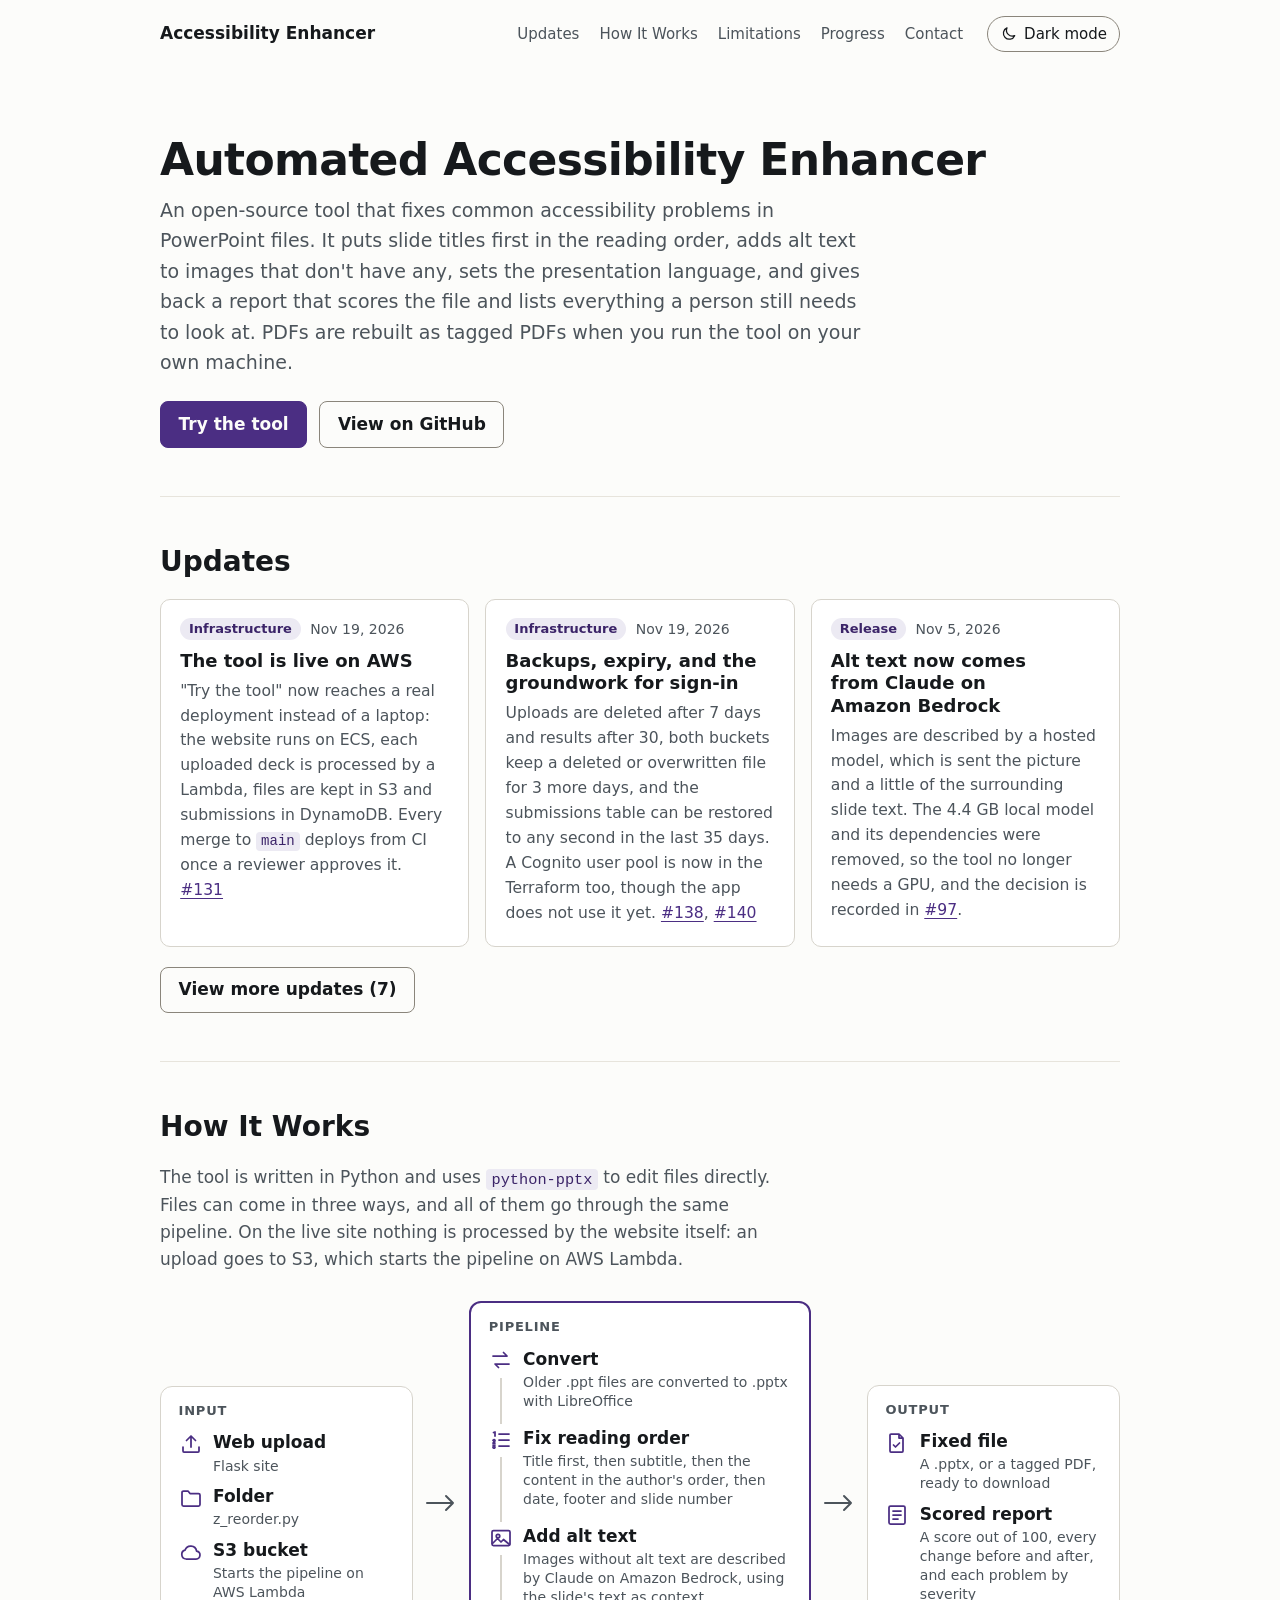
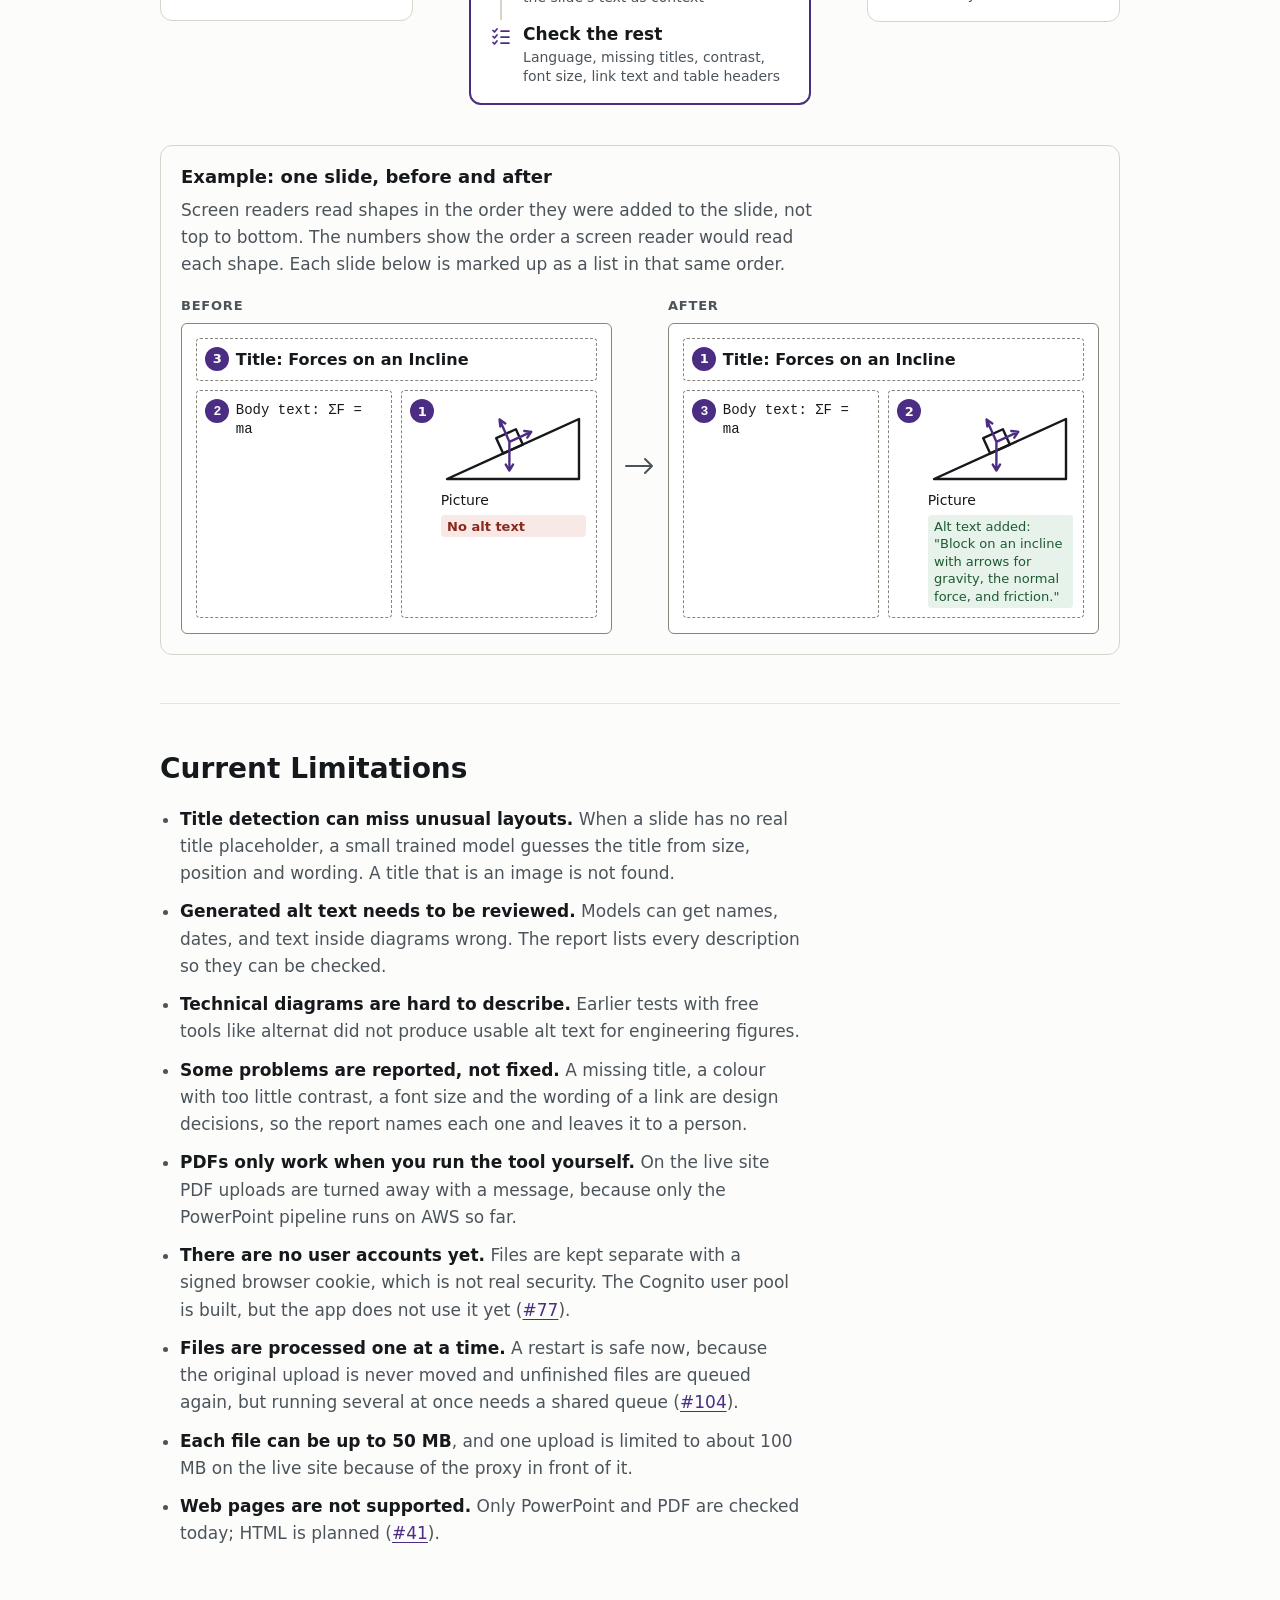
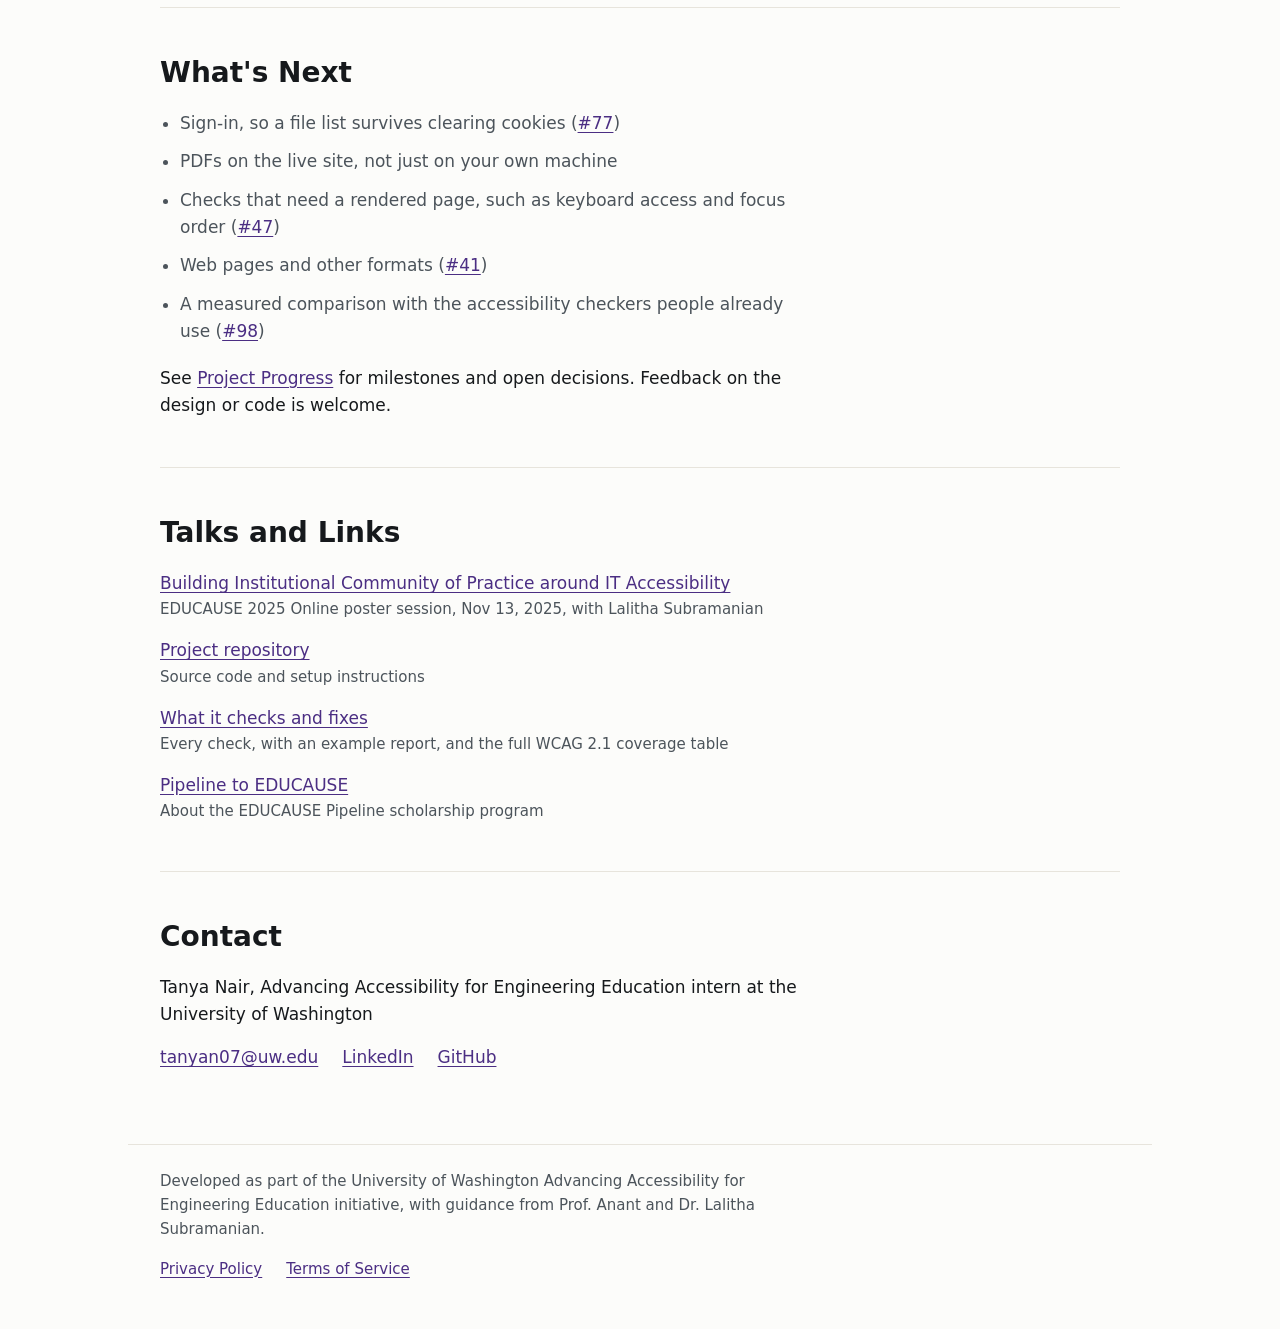
<file: index.html>
<!doctype html>
<html lang="en">
<head>
<meta charset="utf-8">
<meta name="viewport" content="width=device-width, initial-scale=1">
<title>Automated Accessibility Enhancer</title>
<meta name="description" content="An open-source tool that fixes reading order and adds missing alt text in PowerPoint and PDF files, and reports what a person still needs to look at. Built at the University of Washington.">
<meta name="color-scheme" content="light dark">
<link rel="stylesheet" href="styles.css">
<script>
  document.documentElement.classList.add("js");
  try {
    var t = localStorage.getItem("theme");
    if (t === "light" || t === "dark") { document.documentElement.dataset.theme = t; }
  } catch (e) {}
</script>
</head>
<body>

<a class="skip-link" href="#main">Skip to main content</a>

<header class="topbar">
  <div class="wrap topbar-inner">
    <a class="brand" href="#top">Accessibility Enhancer</a>
    <nav aria-label="Sections">
      <ul>
        <li><a href="#updates">Updates</a></li>
        <li><a href="#how">How It Works</a></li>
        <li><a href="#limits">Limitations</a></li>
        <li><a href="progress.html">Progress</a></li>
        <li><a href="#contact">Contact</a></li>
      </ul>
    </nav>
    <button type="button" class="theme-toggle" id="theme-toggle" aria-pressed="false" hidden>
      <svg class="icon" viewBox="0 0 24 24" aria-hidden="true" focusable="false"><path d="M20 14.5A8 8 0 0 1 9.5 4a8 8 0 1 0 10.5 10.5z"/></svg>
      Dark mode
    </button>
  </div>
</header>

<main id="main">

  <section class="intro wrap" id="top" aria-labelledby="top-h">
    <h1 id="top-h">Automated Accessibility Enhancer</h1>
    <p class="lede">An open-source tool that fixes common accessibility problems in PowerPoint files. It puts slide
      titles first in the reading order, adds alt text to images that don't have any, sets the presentation language,
      and gives back a report that scores the file and lists everything a person still needs to look at. PDFs are
      rebuilt as tagged PDFs when you run the tool on your own machine.</p>
    <p class="actions">
      <a class="button" href="/app">Try the tool</a>
      <a class="button-secondary" href="https://github.com/t-nair/automated-accessibility-enhancer">View on GitHub</a>
    </p>
  </section>

  <section id="updates" class="wrap" aria-labelledby="updates-h">
    <h2 id="updates-h">Updates</h2>

    <ol class="feed" id="feed">

      <li class="feed-item">
        <p class="feed-meta">
          <span class="tag">Infrastructure</span>
          <time datetime="2026-11-19">Nov 19, 2026</time>
        </p>
        <h3>The tool is live on AWS</h3>
        <p>"Try the tool" now reaches a real deployment instead of a laptop: the website runs on ECS, each uploaded
          deck is processed by a Lambda, files are kept in S3 and submissions in DynamoDB. Every merge to
          <span class="code">main</span> deploys from CI once a reviewer approves it.
          <a href="https://github.com/t-nair/automated-accessibility-enhancer/pull/131">#131</a></p>
      </li>

      <li class="feed-item">
        <p class="feed-meta">
          <span class="tag">Infrastructure</span>
          <time datetime="2026-11-19">Nov 19, 2026</time>
        </p>
        <h3>Backups, expiry, and the groundwork for sign-in</h3>
        <p>Uploads are deleted after 7 days and results after 30, both buckets keep a deleted or overwritten file for
          3 more days, and the submissions table can be restored to any second in the last 35 days. A Cognito user
          pool is now in the Terraform too, though the app does not use it yet.
          <a href="https://github.com/t-nair/automated-accessibility-enhancer/pull/138">#138</a>,
          <a href="https://github.com/t-nair/automated-accessibility-enhancer/pull/140">#140</a></p>
      </li>

      <li class="feed-item">
        <p class="feed-meta">
          <span class="tag">Release</span>
          <time datetime="2026-11-05">Nov 5, 2026</time>
        </p>
        <h3>Alt text now comes from Claude on Amazon Bedrock</h3>
        <p>Images are described by a hosted model, which is sent the picture and a little of the surrounding slide
          text. The 4.4 GB local model and its dependencies were removed, so the tool no longer needs a GPU, and the
          decision is recorded in
          <a href="https://github.com/t-nair/automated-accessibility-enhancer/issues/97">#97</a>.</p>
      </li>

      <li class="feed-item">
        <p class="feed-meta">
          <span class="tag">Infrastructure</span>
          <time datetime="2026-11-01">Nov 1, 2026</time>
        </p>
        <h3>The web app is audited with axe-core in CI</h3>
        <p>Every page and state of the app is loaded in a headless browser and checked on every pull request. It has
          no WCAG 2.1 Level A or AA violations.
          <a href="https://github.com/t-nair/automated-accessibility-enhancer/pull/123">#123</a></p>
      </li>

      <li class="feed-item">
        <p class="feed-meta">
          <span class="tag">Release</span>
          <time datetime="2026-10-31">Oct 31, 2026</time>
        </p>
        <h3>Scored reports and five more checks</h3>
        <p>Each report opens with a score out of 100 for the file as uploaded, marks every problem critical, serious,
          moderate or minor with its WCAG criterion, and lists each change before and after. Slide reading order is
          now set by role, table header rows are turned on, and contrast, text under 9 pt and vague link text are
          reported. <a href="https://github.com/t-nair/automated-accessibility-enhancer/pull/105">#105</a>,
          <a href="https://github.com/t-nair/automated-accessibility-enhancer/pull/119">#119</a>,
          <a href="https://github.com/t-nair/automated-accessibility-enhancer/pull/122">#122</a></p>
      </li>

      <li class="feed-item">
        <p class="feed-meta">
          <span class="tag">Release</span>
          <time datetime="2026-10-26">Oct 26, 2026</time>
        </p>
        <h3>PDF remediation</h3>
        <p>PDFs are inspected page by page and rebuilt as tagged PDFs with a title and a language. Scanned pages are
          read with OCR and always marked for a person to check. This runs when you use the tool on your own machine;
          the hosted site still takes PowerPoint only.
          <a href="https://github.com/t-nair/automated-accessibility-enhancer/pull/84">#84</a></p>
      </li>

      <li class="feed-item">
        <p class="feed-meta">
          <span class="tag">Talk</span>
          <time datetime="2026-09-29">Sep 29 to Oct 2, 2026</time>
        </p>
        <h3>Attended EDUCAUSE 2026 in Denver</h3>
        <p>I was at the conference in person as an
          <a href="https://er.educause.edu/articles/2023/1/pipeline-to-educause-connecting-underrepresented-students-to-careers-in-higher-education-it">EDUCAUSE
          Pipeline scholar</a>. If you'd like to talk about accessible course materials,
          <a href="mailto:tanyan07@uw.edu?subject=Accessibility%20Enhancer">send me an email</a>.</p>
      </li>

      <li class="feed-item">
        <p class="feed-meta">
          <span class="tag">Fixes</span>
          <time datetime="2026-09-03">Sep 3, 2026</time>
        </p>
        <h3>Reading order and alt text bug fixes</h3>
        <p>Fixed four bugs, including one where alt text written by a person could be overwritten if it matched the
          shape name.</p>
      </li>

      <li class="feed-item">
        <p class="feed-meta">
          <span class="tag">Release</span>
          <time datetime="2026-08-21">Aug 21, 2026</time>
        </p>
        <h3>Web version</h3>
        <p>Upload files in the browser, track progress, read the report for each file, and download the fixed deck.
          The command-line script still works for folders.</p>
      </li>

      <li class="feed-item">
        <p class="feed-meta">
          <span class="tag">Talk</span>
          <time datetime="2025-11-13">Nov 13, 2025</time>
        </p>
        <h3>EDUCAUSE 2025 Online poster session</h3>
        <p>Presented <a href="https://events.educause.edu/annual-conference/2025-online/agenda/building-institutional-community-of-practice-around-it-accessibility">Building
          Institutional Community of Practice around IT Accessibility</a> with Lalitha Subramanian.</p>
      </li>

    </ol>

    <p class="feed-more">
      <button type="button" class="button-secondary" id="feed-toggle" aria-controls="feed" aria-expanded="false" hidden>View more updates</button>
    </p>
  </section>

  <section id="how" class="wrap" aria-labelledby="how-h">
    <h2 id="how-h">How It Works</h2>
    <p class="section-intro">The tool is written in Python and uses <span class="code">python-pptx</span> to edit
      files directly. Files can come in three ways, and all of them go through the same pipeline. On the live site
      nothing is processed by the website itself: an upload goes to S3, which starts the pipeline on AWS Lambda.</p>

    <div class="pipeline">

      <div class="pipe-col">
        <h3 class="pipe-label">Input</h3>
        <ul class="nodes">
          <li>
            <svg class="icon" viewBox="0 0 24 24" aria-hidden="true" focusable="false"><path d="M12 15V4M7.5 8.5 12 4l4.5 4.5M4 15v4a1 1 0 0 0 1 1h14a1 1 0 0 0 1-1v-4"/></svg>
            <span><strong>Web upload</strong><small>Flask site</small></span>
          </li>
          <li>
            <svg class="icon" viewBox="0 0 24 24" aria-hidden="true" focusable="false"><path d="M3 6.5A1.5 1.5 0 0 1 4.5 5H9l2 2.5h8.5A1.5 1.5 0 0 1 21 9v9.5a1.5 1.5 0 0 1-1.5 1.5h-15A1.5 1.5 0 0 1 3 18.5z"/></svg>
            <span><strong>Folder</strong><small>z_reorder.py</small></span>
          </li>
          <li>
            <svg class="icon" viewBox="0 0 24 24" aria-hidden="true" focusable="false"><path d="M7 19h10a4 4 0 0 0 .6-7.95A6 6 0 0 0 6 10.2 4.5 4.5 0 0 0 7 19z"/></svg>
            <span><strong>S3 bucket</strong><small>Starts the pipeline on AWS Lambda</small></span>
          </li>
        </ul>
      </div>

      <svg class="pipe-arrow" viewBox="0 0 32 24" aria-hidden="true" focusable="false"><path d="M2 12h26M21 5l7 7-7 7"/></svg>

      <div class="pipe-col pipe-main">
        <h3 class="pipe-label">Pipeline</h3>
        <ol class="steps">
          <li>
            <svg class="icon" viewBox="0 0 24 24" aria-hidden="true" focusable="false"><path d="M4 8h14l-3.5-3.5M20 16H6l3.5 3.5"/></svg>
            <span><strong>Convert</strong><small>Older .ppt files are converted to .pptx with LibreOffice</small></span>
          </li>
          <li>
            <svg class="icon" viewBox="0 0 24 24" aria-hidden="true" focusable="false"><path d="M10 6h10M10 12h10M10 18h10M4.5 4.5 6 4v4M4 12.5a1 1 0 1 1 2 .3L4 15h2M4 17h2l-1 1.2a1 1 0 1 1-1 .8"/></svg>
            <span><strong>Fix reading order</strong><small>Title first, then subtitle, then the content in the author's order, then date, footer and slide number</small></span>
          </li>
          <li>
            <svg class="icon" viewBox="0 0 24 24" aria-hidden="true" focusable="false"><rect x="3" y="4.5" width="18" height="15" rx="1.5"/><circle cx="9" cy="10" r="1.75"/><path d="m3.5 17.5 5-5 3.5 3.5 2.5-2.5 6 5"/></svg>
            <span><strong>Add alt text</strong><small>Images without alt text are described by Claude on Amazon Bedrock, using the slide's text as context</small></span>
          </li>
          <li>
            <svg class="icon" viewBox="0 0 24 24" aria-hidden="true" focusable="false"><path d="M4 6.5 5.5 8l2.5-3M4 12.5 5.5 14l2.5-3M4 18.5 5.5 20l2.5-3M12 7h8M12 13h8M12 19h8"/></svg>
            <span><strong>Check the rest</strong><small>Language, missing titles, contrast, font size, link text and table headers</small></span>
          </li>
        </ol>
      </div>

      <svg class="pipe-arrow" viewBox="0 0 32 24" aria-hidden="true" focusable="false"><path d="M2 12h26M21 5l7 7-7 7"/></svg>

      <div class="pipe-col">
        <h3 class="pipe-label">Output</h3>
        <ul class="nodes">
          <li>
            <svg class="icon" viewBox="0 0 24 24" aria-hidden="true" focusable="false"><path d="M6 3h8l4 4v13a1 1 0 0 1-1 1H6a1 1 0 0 1-1-1V4a1 1 0 0 1 1-1zM14 3v4h4M8.5 14l2 2 4-4"/></svg>
            <span><strong>Fixed file</strong><small>A .pptx, or a tagged PDF, ready to download</small></span>
          </li>
          <li>
            <svg class="icon" viewBox="0 0 24 24" aria-hidden="true" focusable="false"><rect x="4" y="3" width="16" height="18" rx="1.5"/><path d="M8 8h8M8 12h8M8 16h5"/></svg>
            <span><strong>Scored report</strong><small>A score out of 100, every change before and after, and each problem by severity</small></span>
          </li>
        </ul>
      </div>

    </div>

    <figure class="example">
      <figcaption>
        <h3>Example: one slide, before and after</h3>
        <p>Screen readers read shapes in the order they were added to the slide, not top to bottom. The numbers show
          the order a screen reader would read each shape. Each slide below is marked up as a list in that same
          order.</p>
      </figcaption>

      <div class="compare">
        <div class="compare-side">
          <h4>Before</h4>
          <ol class="slide" aria-label="Before, in screen reader order">
            <li class="shape shape-pic">
              <svg class="incline" viewBox="0 0 120 70" aria-hidden="true" focusable="false"><path d="M5 65h110V15z"/><rect x="-9" y="-14" width="18" height="14" transform="translate(60 40) rotate(-24.4)"/><path class="force" d="M57 34v24M54 53l3 5 3-5M57 34 48.8 15.4M53.6 18.7l-4.8-3.3.6 5.8M57 34l18.2-8.3M71.9 30.5l3.3-4.8-5.8-.7"/></svg>
              <span class="shape-text">Picture <span class="alt alt-missing">No alt text</span></span>
            </li>
            <li class="shape shape-body"><span class="shape-text">Body text: ΣF = ma</span></li>
            <li class="shape shape-title"><span class="shape-text">Title: Forces on an Incline</span></li>
          </ol>
        </div>

        <svg class="compare-arrow" viewBox="0 0 32 24" aria-hidden="true" focusable="false"><path d="M2 12h26M21 5l7 7-7 7"/></svg>

        <div class="compare-side">
          <h4>After</h4>
          <ol class="slide" aria-label="After, in screen reader order">
            <li class="shape shape-title"><span class="shape-text">Title: Forces on an Incline</span></li>
            <li class="shape shape-pic">
              <svg class="incline" viewBox="0 0 120 70" aria-hidden="true" focusable="false"><path d="M5 65h110V15z"/><rect x="-9" y="-14" width="18" height="14" transform="translate(60 40) rotate(-24.4)"/><path class="force" d="M57 34v24M54 53l3 5 3-5M57 34 48.8 15.4M53.6 18.7l-4.8-3.3.6 5.8M57 34l18.2-8.3M71.9 30.5l3.3-4.8-5.8-.7"/></svg>
              <span class="shape-text">Picture <span class="alt alt-added">Alt text added: "Block on an incline with arrows for gravity, the normal force, and friction."</span></span>
            </li>
            <li class="shape shape-body"><span class="shape-text">Body text: ΣF = ma</span></li>
          </ol>
        </div>
      </div>
    </figure>
  </section>

  <section id="limits" class="wrap" aria-labelledby="limits-h">
    <h2 id="limits-h">Current Limitations</h2>
    <ul class="plain">
      <li><strong>Title detection can miss unusual layouts.</strong> When a slide has no real title placeholder, a
        small trained model guesses the title from size, position and wording. A title that is an image is not
        found.</li>
      <li><strong>Generated alt text needs to be reviewed.</strong> Models can get names, dates, and text inside
        diagrams wrong. The report lists every description so they can be checked.</li>
      <li><strong>Technical diagrams are hard to describe.</strong> Earlier tests with free tools like alternat did
        not produce usable alt text for engineering figures.</li>
      <li><strong>Some problems are reported, not fixed.</strong> A missing title, a colour with too little contrast,
        a font size and the wording of a link are design decisions, so the report names each one and leaves it to a
        person.</li>
      <li><strong>PDFs only work when you run the tool yourself.</strong> On the live site PDF uploads are turned
        away with a message, because only the PowerPoint pipeline runs on AWS so far.</li>
      <li><strong>There are no user accounts yet.</strong> Files are kept separate with a signed browser cookie,
        which is not real security. The Cognito user pool is built, but the app does not use it yet
        (<a href="https://github.com/t-nair/automated-accessibility-enhancer/issues/77">#77</a>).</li>
      <li><strong>Files are processed one at a time.</strong> A restart is safe now, because the original upload is
        never moved and unfinished files are queued again, but running several at once needs a shared queue
        (<a href="https://github.com/t-nair/automated-accessibility-enhancer/issues/104">#104</a>).</li>
      <li><strong>Each file can be up to 50 MB</strong>, and one upload is limited to about 100 MB on the live site
        because of the proxy in front of it.</li>
      <li><strong>Web pages are not supported.</strong> Only PowerPoint and PDF are checked today; HTML is planned
        (<a href="https://github.com/t-nair/automated-accessibility-enhancer/issues/41">#41</a>).</li>
    </ul>
  </section>

  <section id="next" class="wrap" aria-labelledby="next-h">
    <h2 id="next-h">What's Next</h2>
    <ul class="plain">
      <li>Sign-in, so a file list survives clearing cookies
        (<a href="https://github.com/t-nair/automated-accessibility-enhancer/issues/77">#77</a>)</li>
      <li>PDFs on the live site, not just on your own machine</li>
      <li>Checks that need a rendered page, such as keyboard access and focus order
        (<a href="https://github.com/t-nair/automated-accessibility-enhancer/issues/47">#47</a>)</li>
      <li>Web pages and other formats
        (<a href="https://github.com/t-nair/automated-accessibility-enhancer/issues/41">#41</a>)</li>
      <li>A measured comparison with the accessibility checkers people already use
        (<a href="https://github.com/t-nair/automated-accessibility-enhancer/issues/98">#98</a>)</li>
    </ul>
    <p>See <a href="progress.html">Project Progress</a> for milestones and open decisions. Feedback on the design or
      code is welcome.</p>
  </section>

  <section id="talks" class="wrap" aria-labelledby="talks-h">
    <h2 id="talks-h">Talks and Links</h2>
    <ul class="links">
      <li>
        <a href="https://events.educause.edu/annual-conference/2025-online/agenda/building-institutional-community-of-practice-around-it-accessibility">Building Institutional Community of Practice around IT Accessibility</a>
        <span class="meta">EDUCAUSE 2025 Online poster session, Nov 13, 2025, with Lalitha Subramanian</span>
      </li>
      <li>
        <a href="https://github.com/t-nair/automated-accessibility-enhancer">Project repository</a>
        <span class="meta">Source code and setup instructions</span>
      </li>
      <li>
        <a href="https://github.com/t-nair/automated-accessibility-enhancer/blob/main/docs/what-it-checks.md">What it checks and fixes</a>
        <span class="meta">Every check, with an example report, and the full WCAG 2.1 coverage table</span>
      </li>
      <li>
        <a href="https://er.educause.edu/articles/2023/1/pipeline-to-educause-connecting-underrepresented-students-to-careers-in-higher-education-it">Pipeline to EDUCAUSE</a>
        <span class="meta">About the EDUCAUSE Pipeline scholarship program</span>
      </li>
    </ul>
  </section>

  <section id="contact" class="wrap" aria-labelledby="contact-h">
    <h2 id="contact-h">Contact</h2>
    <p>Tanya Nair, Advancing Accessibility for Engineering Education intern at the University of Washington</p>
    <ul class="links links-inline">
      <li><a href="mailto:tanyan07@uw.edu">tanyan07@uw.edu</a></li>
      <li><a href="https://www.linkedin.com/in/tanya-nair-617473287/">LinkedIn</a></li>
      <li><a href="https://github.com/t-nair">GitHub</a></li>
    </ul>
  </section>

</main>

<footer class="site-footer">
  <div class="wrap">
    <p>Developed as part of the University of Washington Advancing Accessibility for Engineering Education initiative,
      with guidance from Prof. Anant and Dr. Lalitha Subramanian.</p>
    <ul class="links links-inline">
      <li><a href="privacy.html">Privacy Policy</a></li>
      <li><a href="terms.html">Terms of Service</a></li>
    </ul>
  </div>
</footer>

<script src="script.js" defer></script>
</body>
</html>
</file>
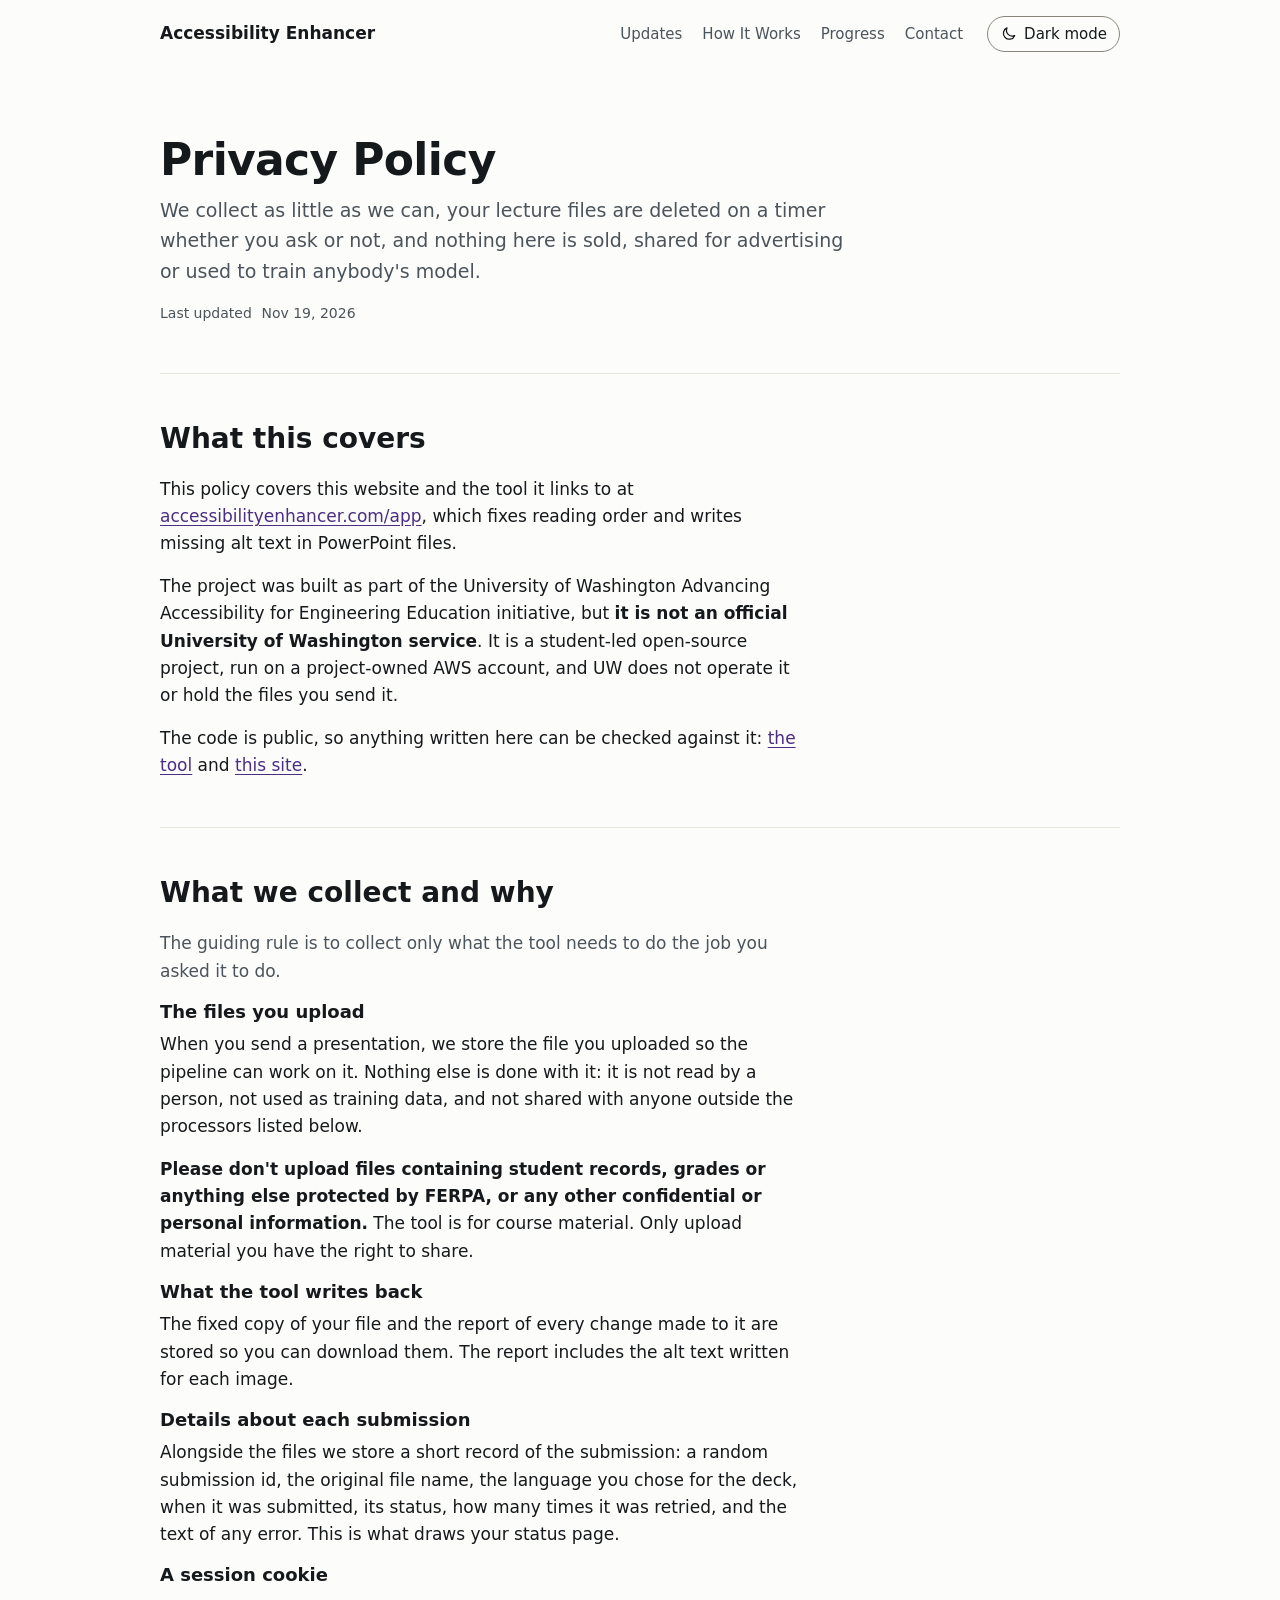
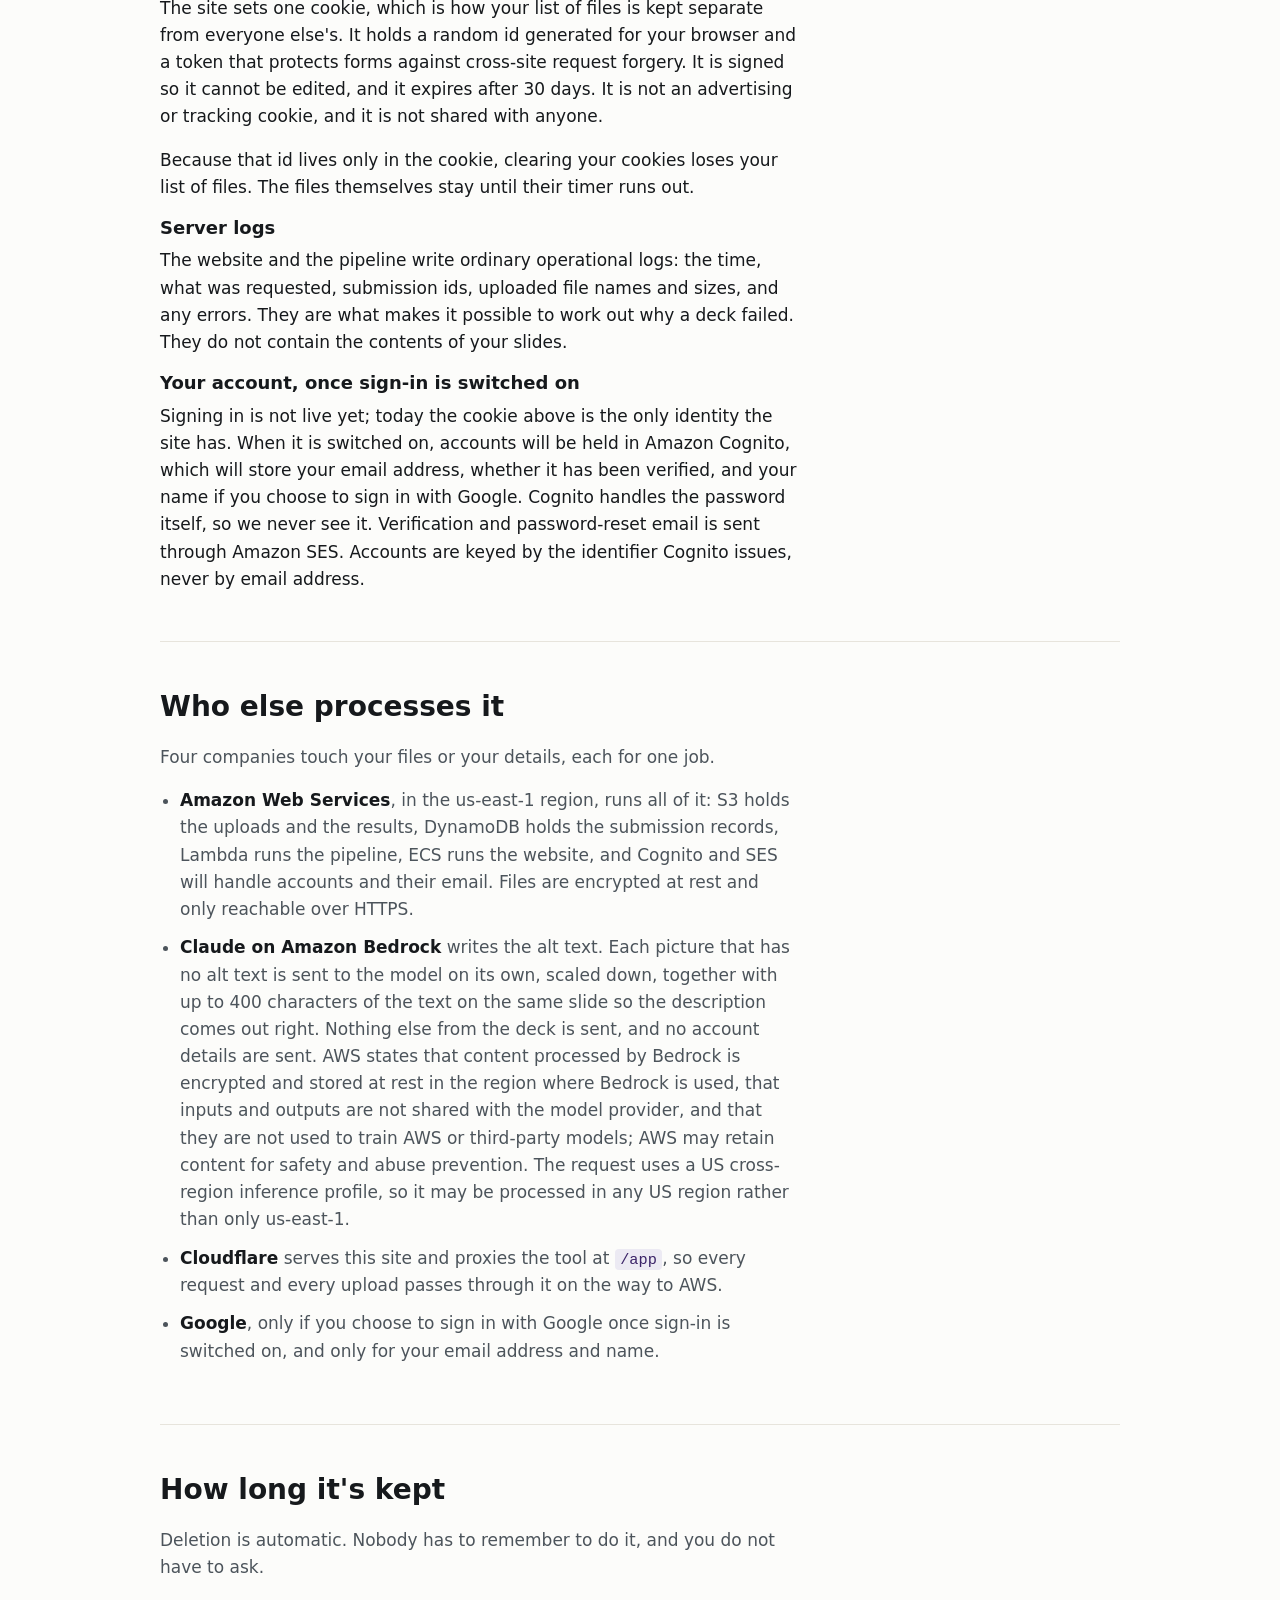
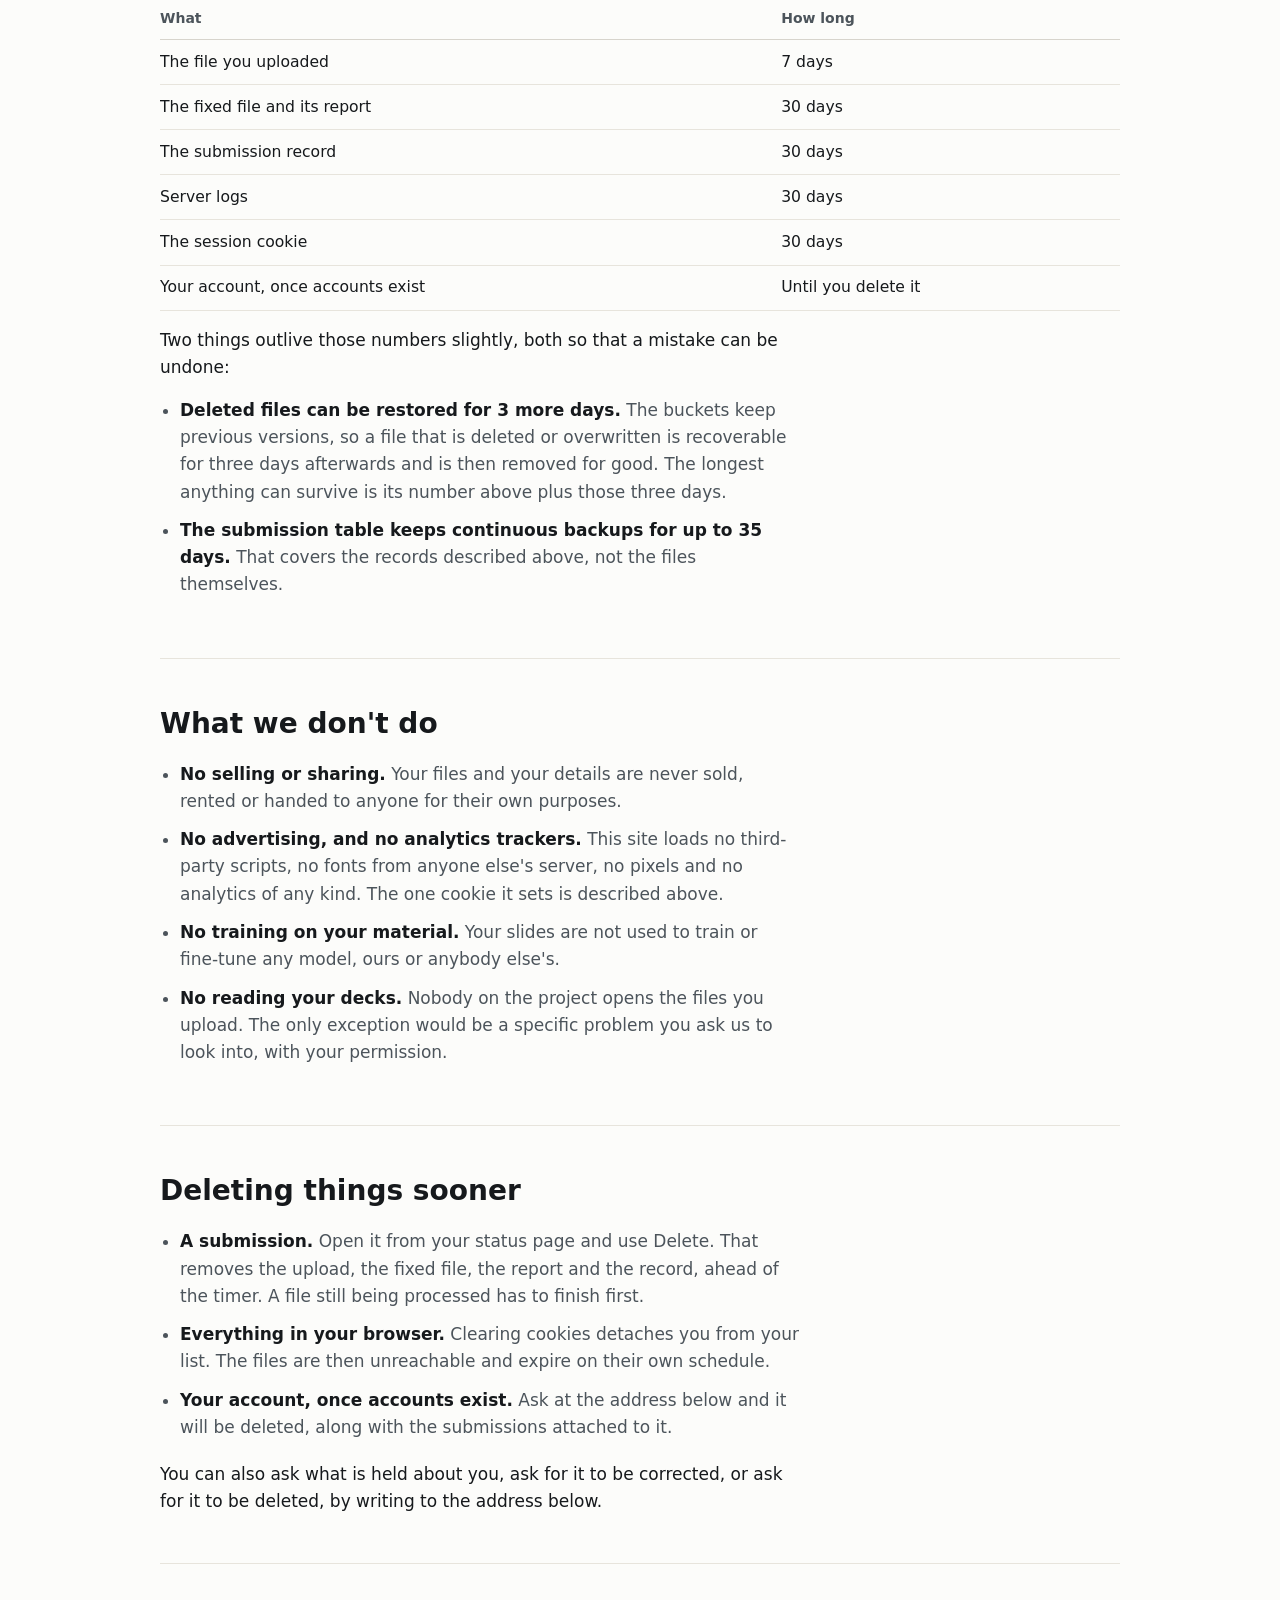
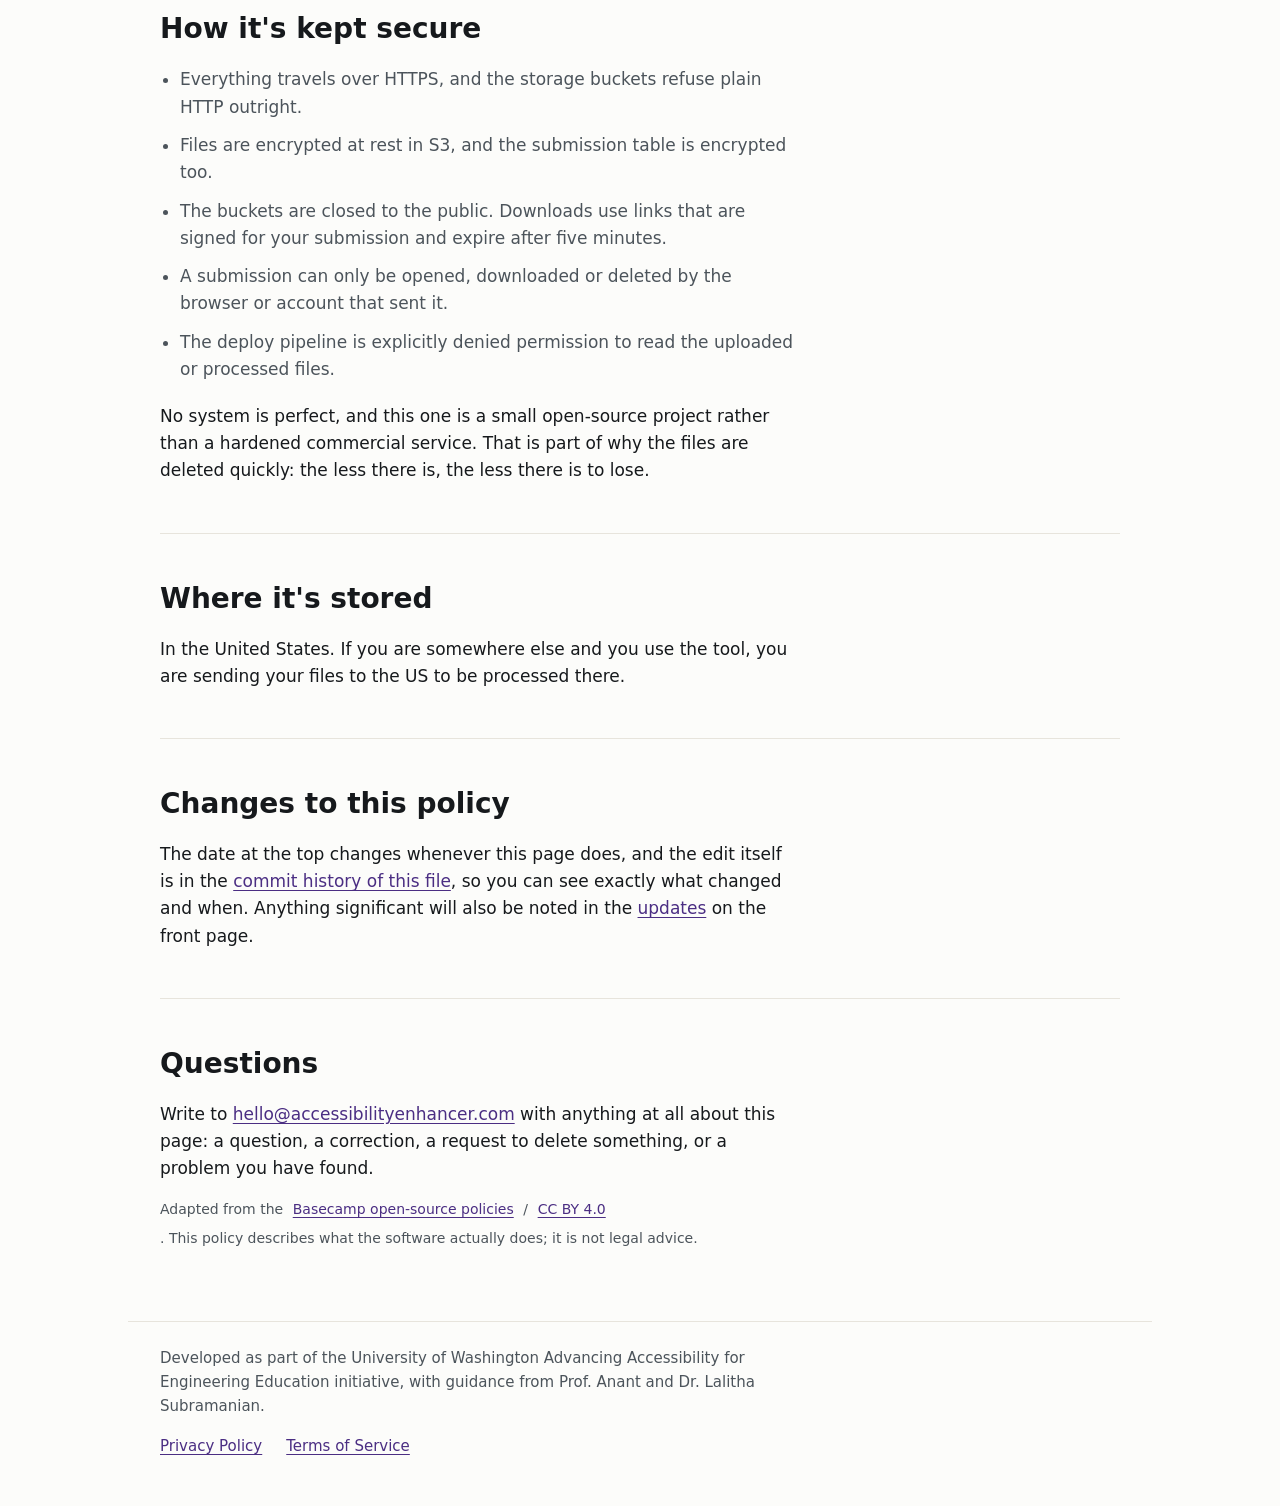
<file: privacy.html>
<!doctype html>
<html lang="en">
<head>
<meta charset="utf-8">
<meta name="viewport" content="width=device-width, initial-scale=1">
<title>Privacy Policy · Automated Accessibility Enhancer</title>
<meta name="description" content="What the Automated Accessibility Enhancer collects, who processes it, how long files are kept, and how to delete them.">
<meta name="color-scheme" content="light dark">
<link rel="stylesheet" href="styles.css">
<script>
  document.documentElement.classList.add("js");
  try {
    var t = localStorage.getItem("theme");
    if (t === "light" || t === "dark") { document.documentElement.dataset.theme = t; }
  } catch (e) {}
</script>
</head>
<body>

<a class="skip-link" href="#main">Skip to main content</a>

<header class="topbar">
  <div class="wrap topbar-inner">
    <a class="brand" href="index.html">Accessibility Enhancer</a>
    <nav aria-label="Sections">
      <ul>
        <li><a href="index.html#updates">Updates</a></li>
        <li><a href="index.html#how">How It Works</a></li>
        <li><a href="progress.html">Progress</a></li>
        <li><a href="index.html#contact">Contact</a></li>
      </ul>
    </nav>
    <button type="button" class="theme-toggle" id="theme-toggle" aria-pressed="false" hidden>
      <svg class="icon" viewBox="0 0 24 24" aria-hidden="true" focusable="false"><path d="M20 14.5A8 8 0 0 1 9.5 4a8 8 0 1 0 10.5 10.5z"/></svg>
      Dark mode
    </button>
  </div>
</header>

<main id="main">

  <section class="intro wrap" aria-labelledby="top-h">
    <h1 id="top-h">Privacy Policy</h1>
    <p class="lede">We collect as little as we can, your lecture files are deleted on a timer whether you ask or not,
      and nothing here is sold, shared for advertising or used to train anybody's model.</p>
    <p class="feed-meta">Last updated <time datetime="2026-11-19">Nov 19, 2026</time></p>
  </section>

  <section id="scope" class="wrap" aria-labelledby="scope-h">
    <h2 id="scope-h">What this covers</h2>
    <p>This policy covers this website and the tool it links to at
      <a href="/app">accessibilityenhancer.com/app</a>, which fixes reading order and writes missing alt text in
      PowerPoint files.</p>
    <p>The project was built as part of the University of Washington Advancing Accessibility for Engineering Education
      initiative, but <strong>it is not an official University of Washington service</strong>. It is a student-led
      open-source project, run on a project-owned AWS account, and UW does not operate it or hold the files you send
      it.</p>
    <p>The code is public, so anything written here can be checked against it:
      <a href="https://github.com/t-nair/automated-accessibility-enhancer">the tool</a> and
      <a href="https://github.com/t-nair/automated-accessibility-enhancer-site">this site</a>.</p>
  </section>

  <section id="collect" class="wrap" aria-labelledby="collect-h">
    <h2 id="collect-h">What we collect and why</h2>
    <p class="section-intro">The guiding rule is to collect only what the tool needs to do the job you asked it to
      do.</p>

    <h3>The files you upload</h3>
    <p>When you send a presentation, we store the file you uploaded so the pipeline can work on it. Nothing else is
      done with it: it is not read by a person, not used as training data, and not shared with anyone outside the
      processors listed below.</p>
    <p><strong>Please don't upload files containing student records, grades or anything else protected by FERPA, or any
      other confidential or personal information.</strong> The tool is for course material. Only upload material you
      have the right to share.</p>

    <h3>What the tool writes back</h3>
    <p>The fixed copy of your file and the report of every change made to it are stored so you can download them. The
      report includes the alt text written for each image.</p>

    <h3>Details about each submission</h3>
    <p>Alongside the files we store a short record of the submission: a random submission id, the original file name,
      the language you chose for the deck, when it was submitted, its status, how many times it was retried, and the
      text of any error. This is what draws your status page.</p>

    <h3>A session cookie</h3>
    <p>The site sets one cookie, which is how your list of files is kept separate from everyone else's. It holds a
      random id generated for your browser and a token that protects forms against cross-site request forgery. It is
      signed so it cannot be edited, and it expires after 30 days. It is not an advertising or tracking cookie, and
      it is not shared with anyone.</p>
    <p>Because that id lives only in the cookie, clearing your cookies loses your list of files. The files themselves
      stay until their timer runs out.</p>

    <h3>Server logs</h3>
    <p>The website and the pipeline write ordinary operational logs: the time, what was requested, submission ids,
      uploaded file names and sizes, and any errors. They are what makes it possible to work out why a deck failed.
      They do not contain the contents of your slides.</p>

    <h3>Your account, once sign-in is switched on</h3>
    <p>Signing in is not live yet; today the cookie above is the only identity the site has. When it is switched on,
      accounts will be held in Amazon Cognito, which will store your email address, whether it has been verified, and
      your name if you choose to sign in with Google. Cognito handles the password itself, so we never see it.
      Verification and password-reset email is sent through Amazon SES. Accounts are keyed by the identifier Cognito
      issues, never by email address.</p>
  </section>

  <section id="processors" class="wrap" aria-labelledby="processors-h">
    <h2 id="processors-h">Who else processes it</h2>
    <p class="section-intro">Four companies touch your files or your details, each for one job.</p>
    <ul class="plain">
      <li><strong>Amazon Web Services</strong>, in the us-east-1 region, runs all of it: S3 holds the uploads and the
        results, DynamoDB holds the submission records, Lambda runs the pipeline, ECS runs the website, and Cognito
        and SES will handle accounts and their email. Files are encrypted at rest and only reachable over HTTPS.</li>
      <li><strong>Claude on Amazon Bedrock</strong> writes the alt text. Each picture that has no alt text is sent to
        the model on its own, scaled down, together with up to 400 characters of the text on the same slide so the
        description comes out right. Nothing else from the deck is sent, and no account details are sent. AWS states
        that content processed by Bedrock is encrypted and stored at rest in the region where Bedrock is used, that
        inputs and outputs are not shared with the model provider, and that they are not used to train AWS or
        third-party models; AWS may retain content for safety and abuse prevention. The request uses a US
        cross-region inference profile, so it may be processed in any US region rather than only us-east-1.</li>
      <li><strong>Cloudflare</strong> serves this site and proxies the tool at <code class="code">/app</code>, so
        every request and every upload passes through it on the way to AWS.</li>
      <li><strong>Google</strong>, only if you choose to sign in with Google once sign-in is switched on, and only for
        your email address and name.</li>
    </ul>
  </section>

  <section id="retention" class="wrap" aria-labelledby="retention-h">
    <h2 id="retention-h">How long it's kept</h2>
    <p class="section-intro">Deletion is automatic. Nobody has to remember to do it, and you do not have to ask.</p>

    <div class="table-wrap" role="region" aria-labelledby="retention-h" tabindex="0">
      <table class="progress-table">
        <thead>
          <tr><th scope="col">What</th><th scope="col">How long</th></tr>
        </thead>
        <tbody>
          <tr><th scope="row">The file you uploaded</th><td>7 days</td></tr>
          <tr><th scope="row">The fixed file and its report</th><td>30 days</td></tr>
          <tr><th scope="row">The submission record</th><td>30 days</td></tr>
          <tr><th scope="row">Server logs</th><td>30 days</td></tr>
          <tr><th scope="row">The session cookie</th><td>30 days</td></tr>
          <tr><th scope="row">Your account, once accounts exist</th><td>Until you delete it</td></tr>
        </tbody>
      </table>
    </div>

    <p>Two things outlive those numbers slightly, both so that a mistake can be undone:</p>
    <ul class="plain">
      <li><strong>Deleted files can be restored for 3 more days.</strong> The buckets keep previous versions, so a
        file that is deleted or overwritten is recoverable for three days afterwards and is then removed for good.
        The longest anything can survive is its number above plus those three days.</li>
      <li><strong>The submission table keeps continuous backups for up to 35 days.</strong> That covers the records
        described above, not the files themselves.</li>
    </ul>
  </section>

  <section id="never" class="wrap" aria-labelledby="never-h">
    <h2 id="never-h">What we don't do</h2>
    <ul class="plain">
      <li><strong>No selling or sharing.</strong> Your files and your details are never sold, rented or handed to
        anyone for their own purposes.</li>
      <li><strong>No advertising, and no analytics trackers.</strong> This site loads no third-party scripts,
        no fonts from anyone else's server, no pixels and no analytics of any kind. The one cookie it sets is
        described above.</li>
      <li><strong>No training on your material.</strong> Your slides are not used to train or fine-tune any model,
        ours or anybody else's.</li>
      <li><strong>No reading your decks.</strong> Nobody on the project opens the files you upload. The only
        exception would be a specific problem you ask us to look into, with your permission.</li>
    </ul>
  </section>

  <section id="deleting" class="wrap" aria-labelledby="deleting-h">
    <h2 id="deleting-h">Deleting things sooner</h2>
    <ul class="plain">
      <li><strong>A submission.</strong> Open it from your status page and use Delete. That removes the upload, the
        fixed file, the report and the record, ahead of the timer. A file still being processed has to finish
        first.</li>
      <li><strong>Everything in your browser.</strong> Clearing cookies detaches you from your list. The files are
        then unreachable and expire on their own schedule.</li>
      <li><strong>Your account, once accounts exist.</strong> Ask at the address below and it will be deleted,
        along with the submissions attached to it.</li>
    </ul>
    <p>You can also ask what is held about you, ask for it to be corrected, or ask for it to be deleted, by writing to
      the address below.</p>
  </section>

  <section id="security" class="wrap" aria-labelledby="security-h">
    <h2 id="security-h">How it's kept secure</h2>
    <ul class="plain">
      <li>Everything travels over HTTPS, and the storage buckets refuse plain HTTP outright.</li>
      <li>Files are encrypted at rest in S3, and the submission table is encrypted too.</li>
      <li>The buckets are closed to the public. Downloads use links that are signed for your submission and expire
        after five minutes.</li>
      <li>A submission can only be opened, downloaded or deleted by the browser or account that sent it.</li>
      <li>The deploy pipeline is explicitly denied permission to read the uploaded or processed files.</li>
    </ul>
    <p>No system is perfect, and this one is a small open-source project rather than a hardened commercial service.
      That is part of why the files are deleted quickly: the less there is, the less there is to lose.</p>
  </section>

  <section id="where" class="wrap" aria-labelledby="where-h">
    <h2 id="where-h">Where it's stored</h2>
    <p>In the United States. If you are somewhere else and you use the tool, you are sending your files to the US to
      be processed there.</p>
  </section>

  <section id="changes" class="wrap" aria-labelledby="changes-h">
    <h2 id="changes-h">Changes to this policy</h2>
    <p>The date at the top changes whenever this page does, and the edit itself is in the
      <a href="https://github.com/t-nair/automated-accessibility-enhancer-site/commits/main/privacy.html">commit
      history of this file</a>, so you can see exactly what changed and when. Anything significant will also be noted
      in the <a href="index.html#updates">updates</a> on the front page.</p>
  </section>

  <section id="questions" class="wrap" aria-labelledby="questions-h">
    <h2 id="questions-h">Questions</h2>
    <p>Write to <a href="mailto:hello@accessibilityenhancer.com">hello@accessibilityenhancer.com</a> with anything at
      all about this page: a question, a correction, a request to delete something, or a problem you have found.</p>
    <p class="feed-meta">Adapted from the
      <a href="https://github.com/basecamp/policies">Basecamp open-source policies</a> /
      <a href="https://creativecommons.org/licenses/by/4.0/">CC BY 4.0</a>. This policy describes what the software
      actually does; it is not legal advice.</p>
  </section>

</main>

<footer class="site-footer">
  <div class="wrap">
    <p>Developed as part of the University of Washington Advancing Accessibility for Engineering Education initiative,
      with guidance from Prof. Anant and Dr. Lalitha Subramanian.</p>
    <ul class="links links-inline">
      <li><a href="privacy.html" aria-current="page">Privacy Policy</a></li>
      <li><a href="terms.html">Terms of Service</a></li>
    </ul>
  </div>
</footer>

<script src="script.js" defer></script>
</body>
</html>
</file>
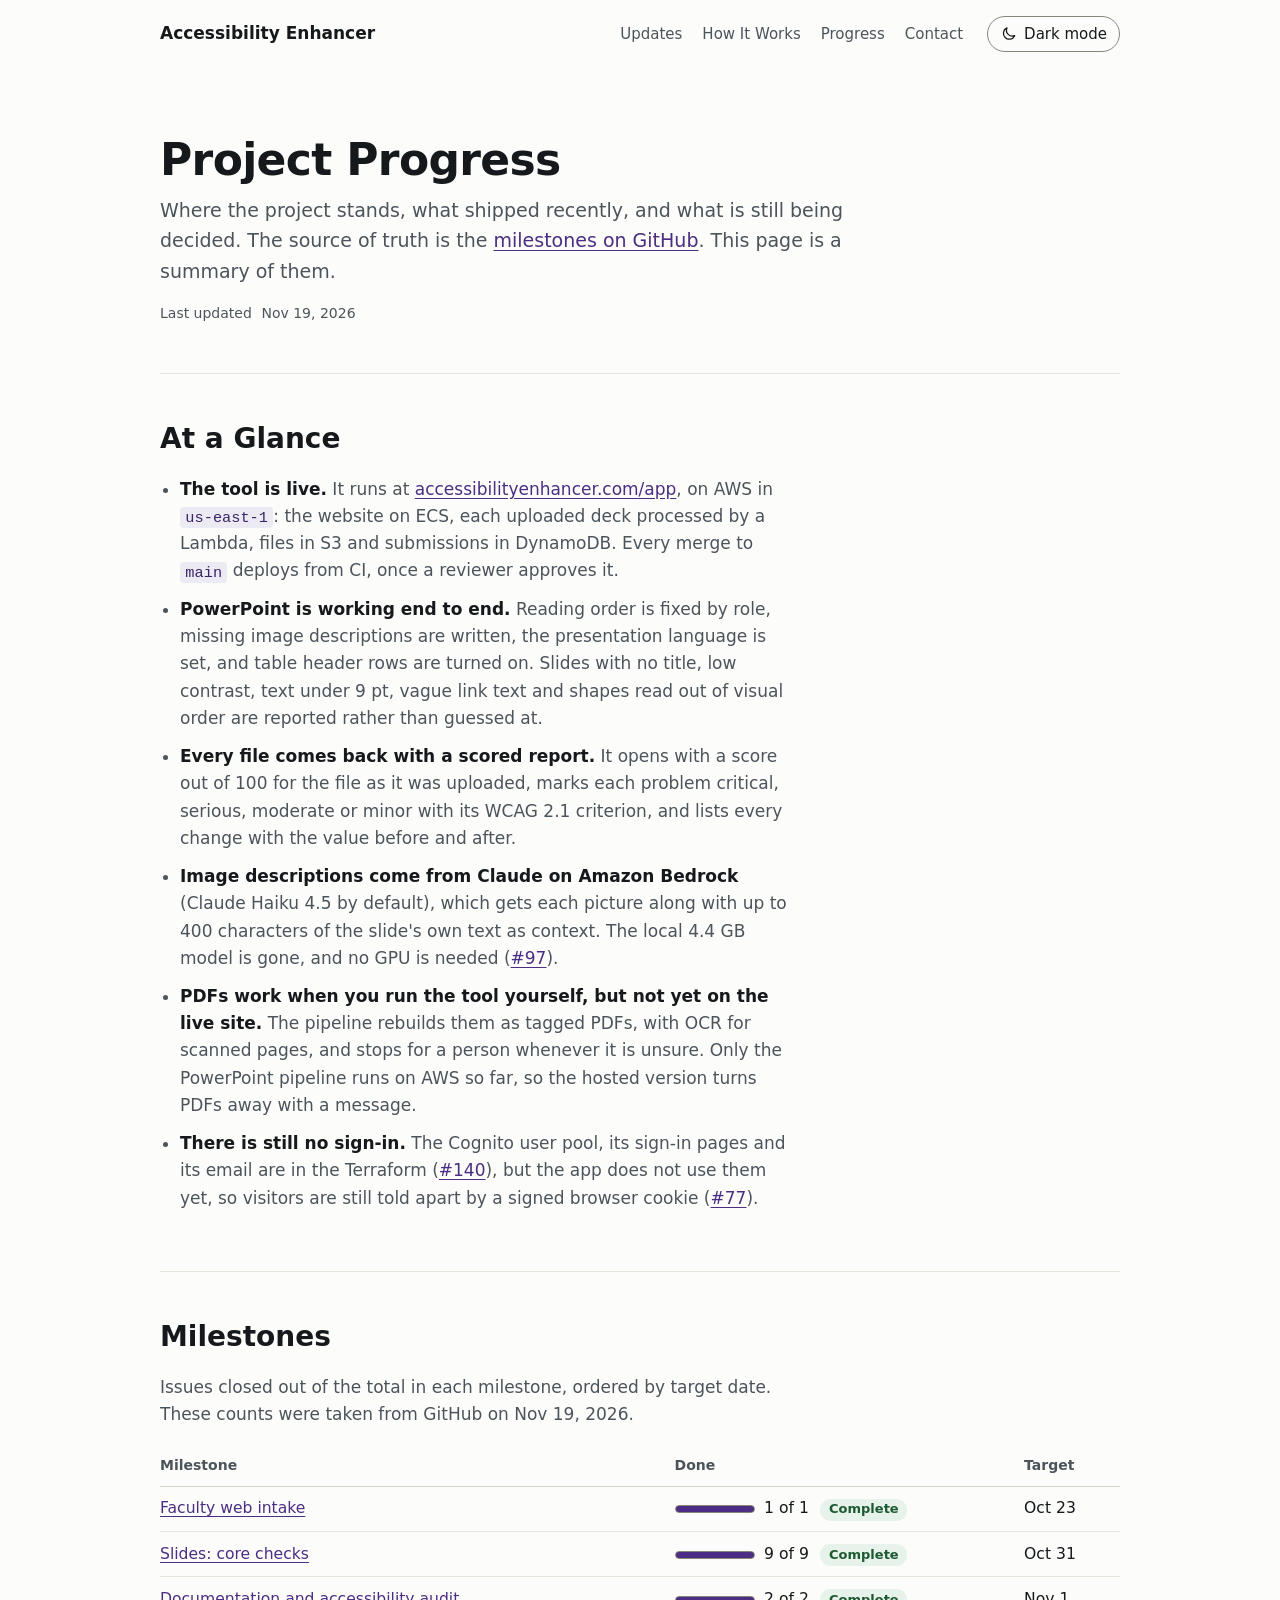
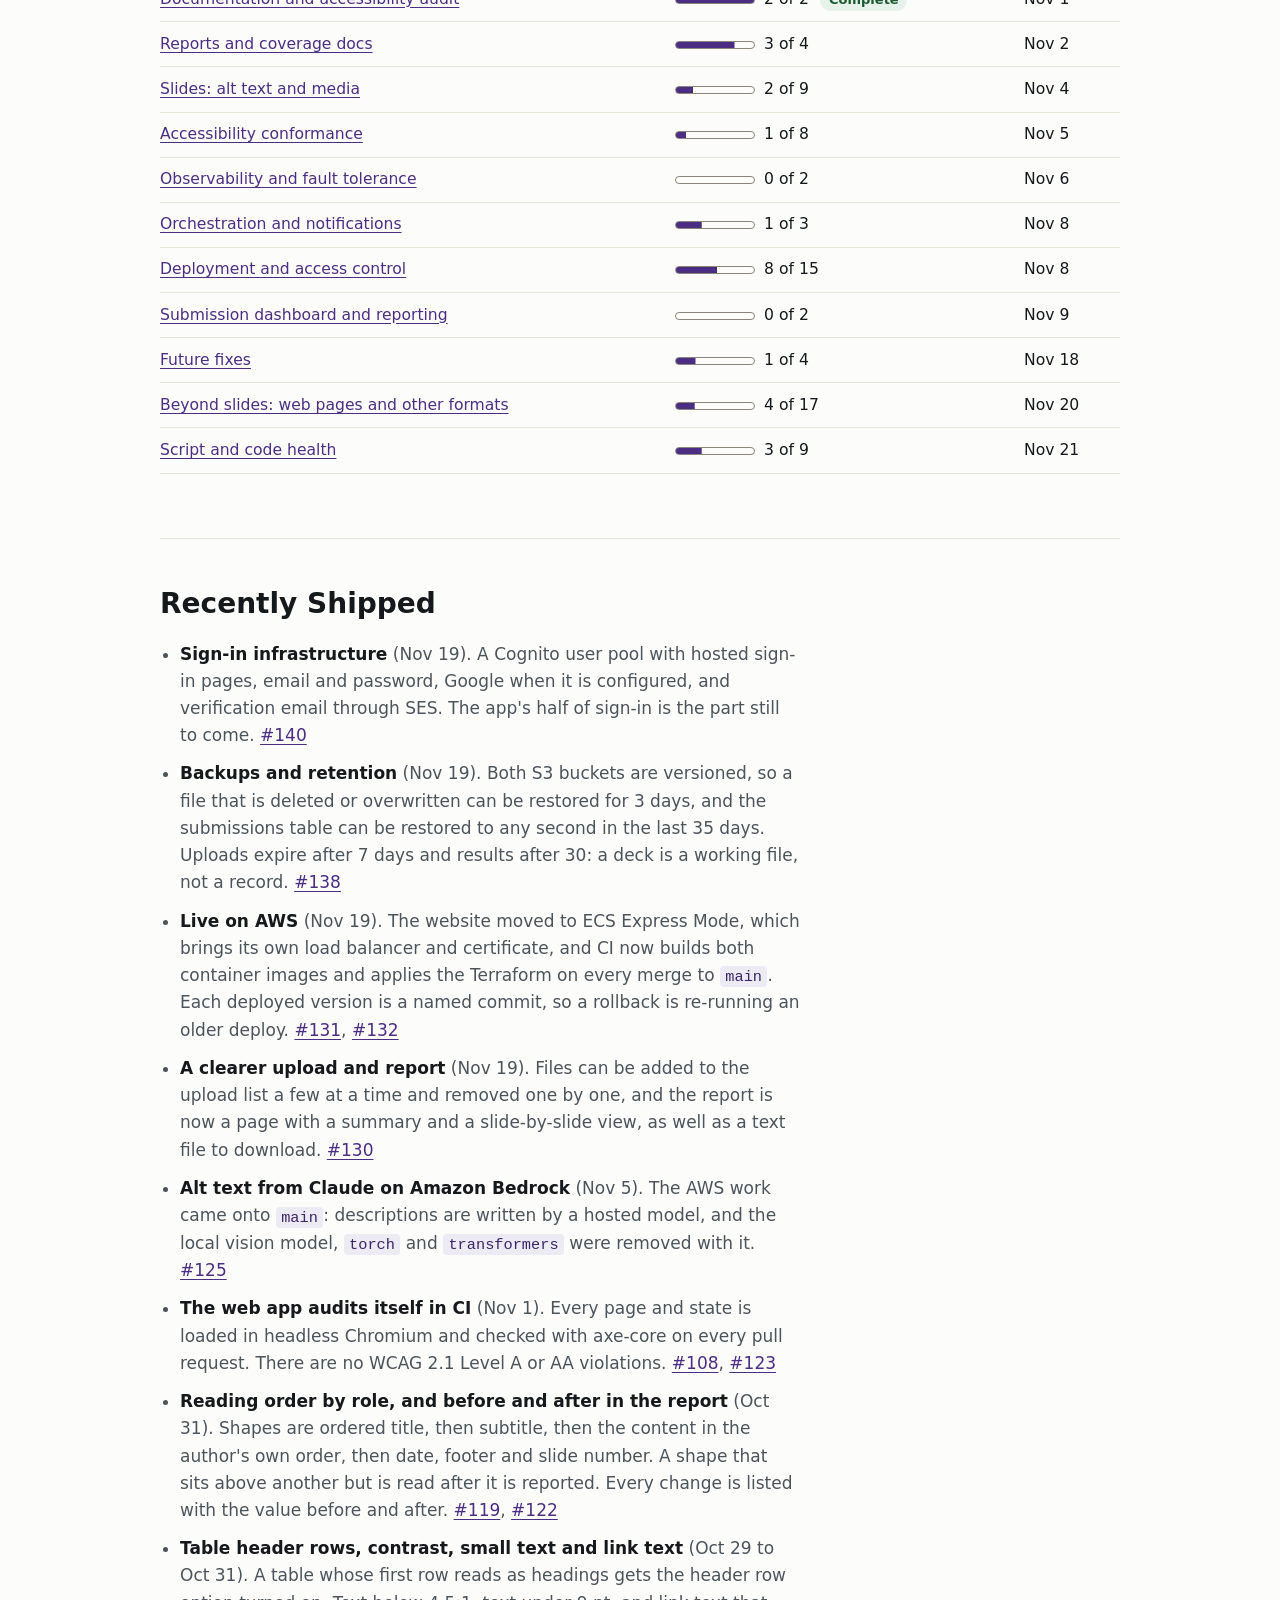
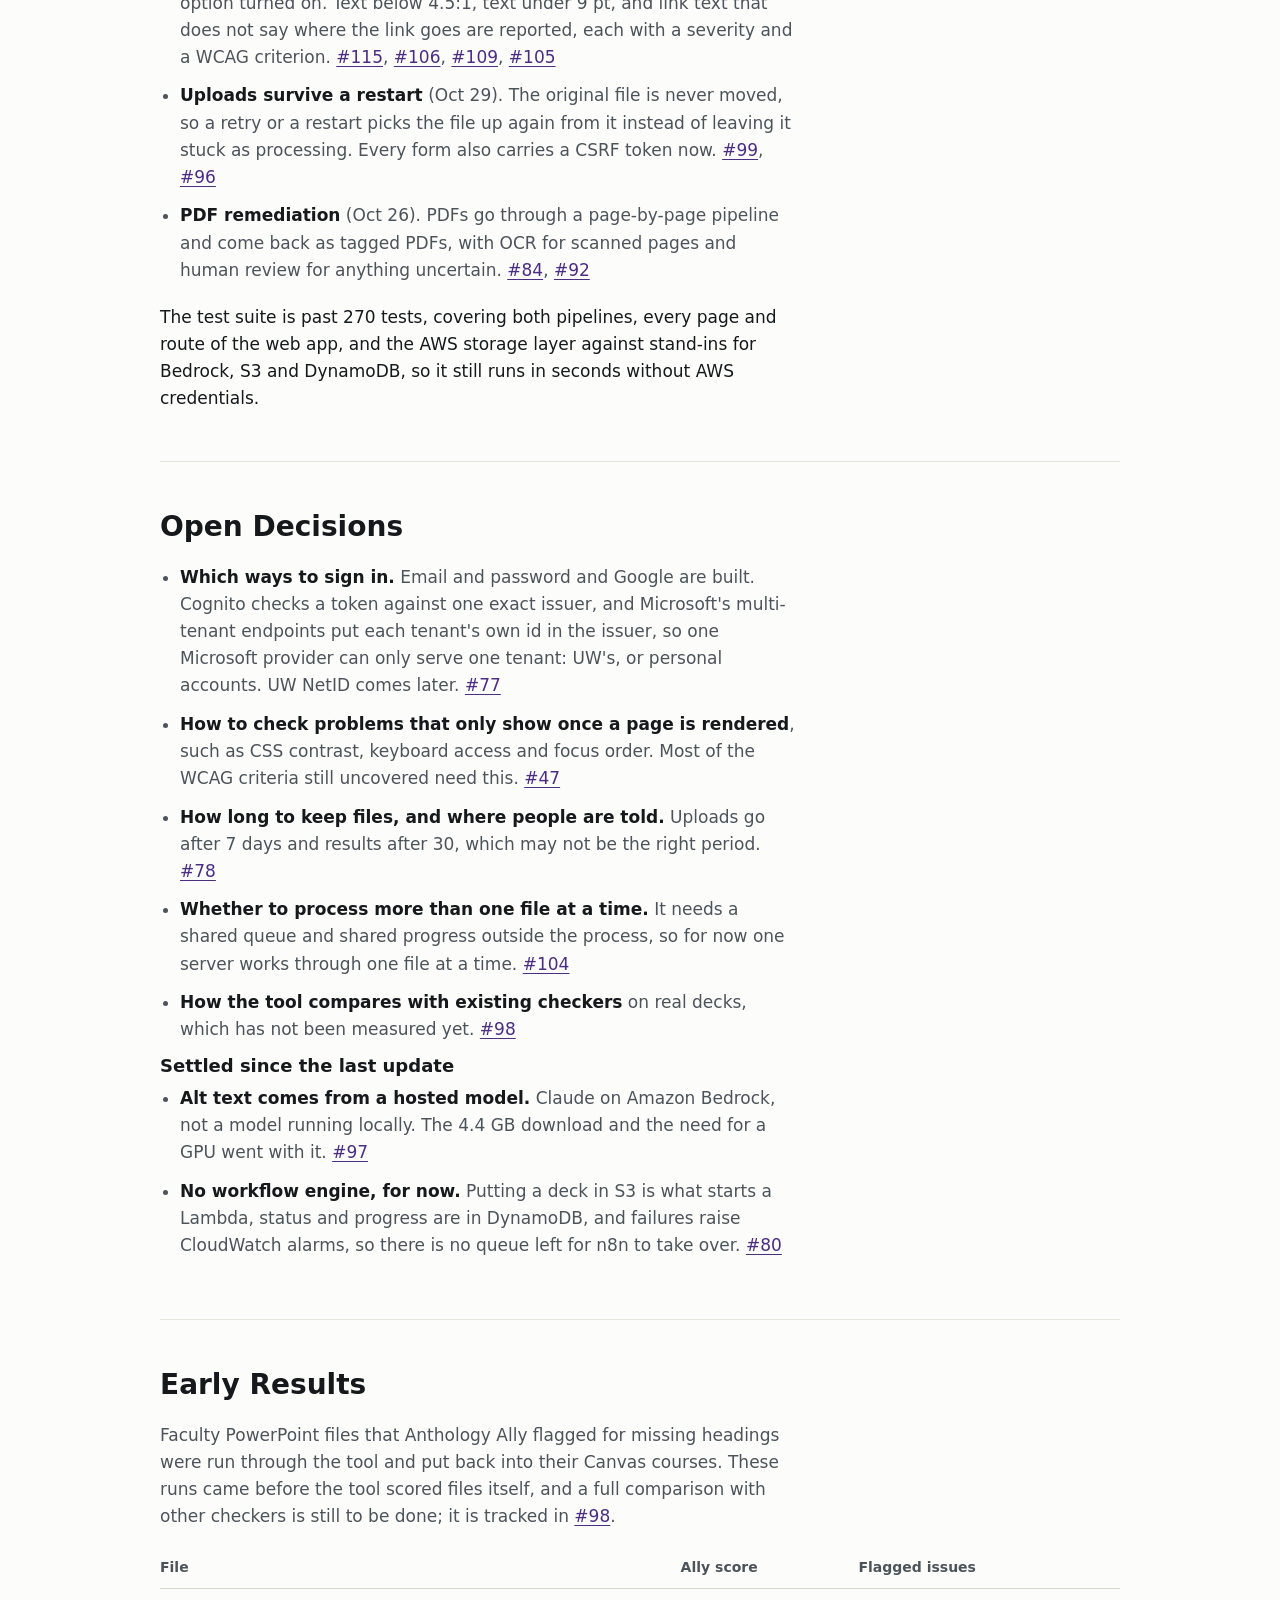
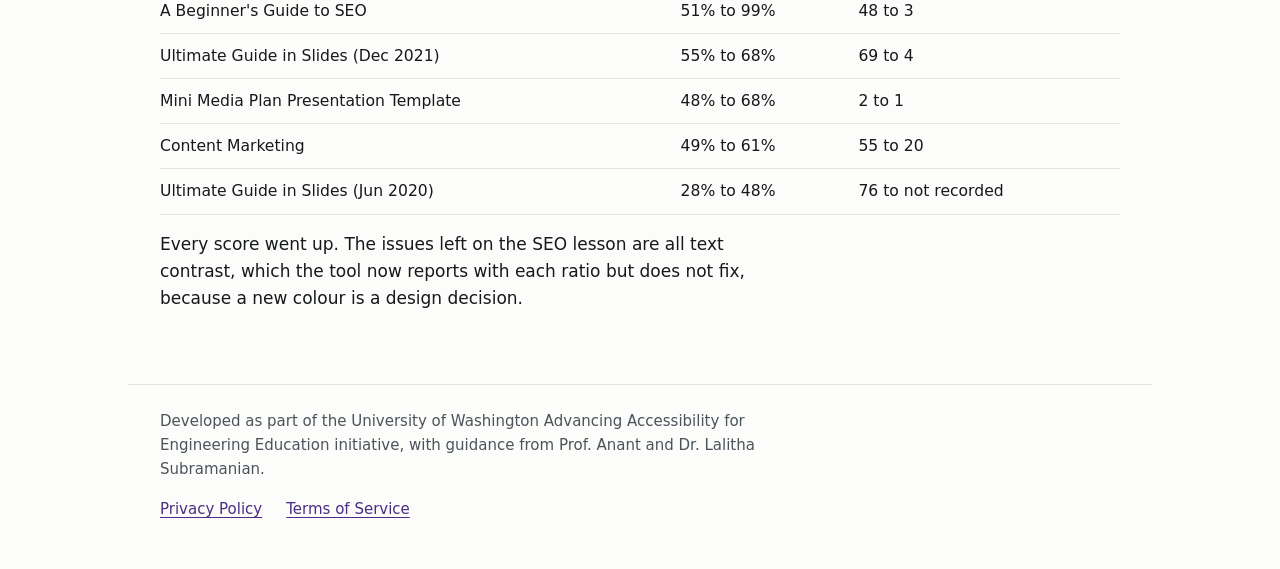
<file: progress.html>
<!doctype html>
<html lang="en">
<head>
<meta charset="utf-8">
<meta name="viewport" content="width=device-width, initial-scale=1">
<title>Progress · Automated Accessibility Enhancer</title>
<meta name="description" content="Where the Automated Accessibility Enhancer stands: milestones, recent work, open decisions and early results.">
<meta name="color-scheme" content="light dark">
<link rel="stylesheet" href="styles.css">
<script>
  document.documentElement.classList.add("js");
  try {
    var t = localStorage.getItem("theme");
    if (t === "light" || t === "dark") { document.documentElement.dataset.theme = t; }
  } catch (e) {}
</script>
</head>
<body>

<a class="skip-link" href="#main">Skip to main content</a>

<header class="topbar">
  <div class="wrap topbar-inner">
    <a class="brand" href="index.html">Accessibility Enhancer</a>
    <nav aria-label="Sections">
      <ul>
        <li><a href="index.html#updates">Updates</a></li>
        <li><a href="index.html#how">How It Works</a></li>
        <li><a href="progress.html" aria-current="page">Progress</a></li>
        <li><a href="index.html#contact">Contact</a></li>
      </ul>
    </nav>
    <button type="button" class="theme-toggle" id="theme-toggle" aria-pressed="false" hidden>
      <svg class="icon" viewBox="0 0 24 24" aria-hidden="true" focusable="false"><path d="M20 14.5A8 8 0 0 1 9.5 4a8 8 0 1 0 10.5 10.5z"/></svg>
      Dark mode
    </button>
  </div>
</header>

<main id="main">

  <section class="intro wrap" aria-labelledby="top-h">
    <h1 id="top-h">Project Progress</h1>
    <p class="lede">Where the project stands, what shipped recently, and what is still being decided. The source of
      truth is the <a href="https://github.com/t-nair/automated-accessibility-enhancer/milestones">milestones on
      GitHub</a>. This page is a summary of them.</p>
    <p class="feed-meta">Last updated <time datetime="2026-11-19">Nov 19, 2026</time></p>
  </section>

  <section id="glance" class="wrap" aria-labelledby="glance-h">
    <h2 id="glance-h">At a Glance</h2>
    <ul class="plain">
      <li><strong>The tool is live.</strong> It runs at <a href="/app">accessibilityenhancer.com/app</a>, on AWS in
        <span class="code">us-east-1</span>: the website on ECS, each uploaded deck processed by a Lambda, files in S3
        and submissions in DynamoDB. Every merge to <span class="code">main</span> deploys from CI, once a reviewer
        approves it.</li>
      <li><strong>PowerPoint is working end to end.</strong> Reading order is fixed by role, missing image
        descriptions are written, the presentation language is set, and table header rows are turned on. Slides with
        no title, low contrast, text under 9 pt, vague link text and shapes read out of visual order are reported
        rather than guessed at.</li>
      <li><strong>Every file comes back with a scored report.</strong> It opens with a score out of 100 for the file
        as it was uploaded, marks each problem critical, serious, moderate or minor with its WCAG 2.1 criterion, and
        lists every change with the value before and after.</li>
      <li><strong>Image descriptions come from Claude on Amazon Bedrock</strong> (Claude Haiku 4.5 by default), which
        gets each picture along with up to 400 characters of the slide's own text as context. The local 4.4 GB model
        is gone, and no GPU is needed
        (<a href="https://github.com/t-nair/automated-accessibility-enhancer/issues/97">#97</a>).</li>
      <li><strong>PDFs work when you run the tool yourself, but not yet on the live site.</strong> The pipeline
        rebuilds them as tagged PDFs, with OCR for scanned pages, and stops for a person whenever it is unsure. Only
        the PowerPoint pipeline runs on AWS so far, so the hosted version turns PDFs away with a message.</li>
      <li><strong>There is still no sign-in.</strong> The Cognito user pool, its sign-in pages and its email are in
        the Terraform (<a href="https://github.com/t-nair/automated-accessibility-enhancer/pull/140">#140</a>), but
        the app does not use them yet, so visitors are still told apart by a signed browser cookie
        (<a href="https://github.com/t-nair/automated-accessibility-enhancer/issues/77">#77</a>).</li>
    </ul>
  </section>

  <section id="milestones" class="wrap" aria-labelledby="milestones-h">
    <h2 id="milestones-h">Milestones</h2>
    <p class="section-intro">Issues closed out of the total in each milestone, ordered by target date. These counts
      were taken from GitHub on Nov 19, 2026.</p>

    <div class="table-wrap" role="region" aria-labelledby="milestones-h" tabindex="0">
      <table class="progress-table">
        <thead>
          <tr><th scope="col">Milestone</th><th scope="col">Done</th><th scope="col">Target</th></tr>
        </thead>
        <tbody>
          <tr>
            <th scope="row"><a href="https://github.com/t-nair/automated-accessibility-enhancer/milestone/1">Faculty web intake</a></th>
            <td><span class="bar" style="--done: 100%" aria-hidden="true"></span>1 of 1 <span class="tag tag-done">Complete</span></td>
            <td><time datetime="2026-10-23">Oct 23</time></td>
          </tr>
          <tr>
            <th scope="row"><a href="https://github.com/t-nair/automated-accessibility-enhancer/milestone/8">Slides: core checks</a></th>
            <td><span class="bar" style="--done: 100%" aria-hidden="true"></span>9 of 9 <span class="tag tag-done">Complete</span></td>
            <td><time datetime="2026-10-31">Oct 31</time></td>
          </tr>
          <tr>
            <th scope="row"><a href="https://github.com/t-nair/automated-accessibility-enhancer/milestone/2">Documentation and accessibility audit</a></th>
            <td><span class="bar" style="--done: 100%" aria-hidden="true"></span>2 of 2 <span class="tag tag-done">Complete</span></td>
            <td><time datetime="2026-11-01">Nov 1</time></td>
          </tr>
          <tr>
            <th scope="row"><a href="https://github.com/t-nair/automated-accessibility-enhancer/milestone/10">Reports and coverage docs</a></th>
            <td><span class="bar" style="--done: 75%" aria-hidden="true"></span>3 of 4</td>
            <td><time datetime="2026-11-02">Nov 2</time></td>
          </tr>
          <tr>
            <th scope="row"><a href="https://github.com/t-nair/automated-accessibility-enhancer/milestone/9">Slides: alt text and media</a></th>
            <td><span class="bar" style="--done: 22%" aria-hidden="true"></span>2 of 9</td>
            <td><time datetime="2026-11-04">Nov 4</time></td>
          </tr>
          <tr>
            <th scope="row"><a href="https://github.com/t-nair/automated-accessibility-enhancer/milestone/3">Accessibility conformance</a></th>
            <td><span class="bar" style="--done: 13%" aria-hidden="true"></span>1 of 8</td>
            <td><time datetime="2026-11-05">Nov 5</time></td>
          </tr>
          <tr>
            <th scope="row"><a href="https://github.com/t-nair/automated-accessibility-enhancer/milestone/4">Observability and fault tolerance</a></th>
            <td><span class="bar" style="--done: 0%" aria-hidden="true"></span>0 of 2</td>
            <td><time datetime="2026-11-06">Nov 6</time></td>
          </tr>
          <tr>
            <th scope="row"><a href="https://github.com/t-nair/automated-accessibility-enhancer/milestone/5">Orchestration and notifications</a></th>
            <td><span class="bar" style="--done: 33%" aria-hidden="true"></span>1 of 3</td>
            <td><time datetime="2026-11-08">Nov 8</time></td>
          </tr>
          <tr>
            <th scope="row"><a href="https://github.com/t-nair/automated-accessibility-enhancer/milestone/6">Deployment and access control</a></th>
            <td><span class="bar" style="--done: 53%" aria-hidden="true"></span>8 of 15</td>
            <td><time datetime="2026-11-08">Nov 8</time></td>
          </tr>
          <tr>
            <th scope="row"><a href="https://github.com/t-nair/automated-accessibility-enhancer/milestone/7">Submission dashboard and reporting</a></th>
            <td><span class="bar" style="--done: 0%" aria-hidden="true"></span>0 of 2</td>
            <td><time datetime="2026-11-09">Nov 9</time></td>
          </tr>
          <tr>
            <th scope="row"><a href="https://github.com/t-nair/automated-accessibility-enhancer/milestone/12">Future fixes</a></th>
            <td><span class="bar" style="--done: 25%" aria-hidden="true"></span>1 of 4</td>
            <td><time datetime="2026-11-18">Nov 18</time></td>
          </tr>
          <tr>
            <th scope="row"><a href="https://github.com/t-nair/automated-accessibility-enhancer/milestone/11">Beyond slides: web pages and other formats</a></th>
            <td><span class="bar" style="--done: 24%" aria-hidden="true"></span>4 of 17</td>
            <td><time datetime="2026-11-20">Nov 20</time></td>
          </tr>
          <tr>
            <th scope="row"><a href="https://github.com/t-nair/automated-accessibility-enhancer/milestone/13">Script and code health</a></th>
            <td><span class="bar" style="--done: 33%" aria-hidden="true"></span>3 of 9</td>
            <td><time datetime="2026-11-21">Nov 21</time></td>
          </tr>
        </tbody>
      </table>
    </div>
  </section>

  <section id="shipped" class="wrap" aria-labelledby="shipped-h">
    <h2 id="shipped-h">Recently Shipped</h2>
    <ul class="plain">
      <li><strong>Sign-in infrastructure</strong> (<time datetime="2026-11-19">Nov 19</time>). A Cognito user pool
        with hosted sign-in pages, email and password, Google when it is configured, and verification email through
        SES. The app's half of sign-in is the part still to come.
        <a href="https://github.com/t-nair/automated-accessibility-enhancer/pull/140">#140</a></li>
      <li><strong>Backups and retention</strong> (<time datetime="2026-11-19">Nov 19</time>). Both S3 buckets are
        versioned, so a file that is deleted or overwritten can be restored for 3 days, and the submissions table can
        be restored to any second in the last 35 days. Uploads expire after 7 days and results after 30: a deck is a
        working file, not a record.
        <a href="https://github.com/t-nair/automated-accessibility-enhancer/pull/138">#138</a></li>
      <li><strong>Live on AWS</strong> (<time datetime="2026-11-19">Nov 19</time>). The website moved to ECS Express
        Mode, which brings its own load balancer and certificate, and CI now builds both container images and applies
        the Terraform on every merge to <span class="code">main</span>. Each deployed version is a named commit, so a
        rollback is re-running an older deploy.
        <a href="https://github.com/t-nair/automated-accessibility-enhancer/pull/131">#131</a>,
        <a href="https://github.com/t-nair/automated-accessibility-enhancer/pull/132">#132</a></li>
      <li><strong>A clearer upload and report</strong> (<time datetime="2026-11-19">Nov 19</time>). Files can be added
        to the upload list a few at a time and removed one by one, and the report is now a page with a summary and a
        slide-by-slide view, as well as a text file to download.
        <a href="https://github.com/t-nair/automated-accessibility-enhancer/pull/130">#130</a></li>
      <li><strong>Alt text from Claude on Amazon Bedrock</strong> (<time datetime="2026-11-05">Nov 5</time>). The AWS
        work came onto <span class="code">main</span>: descriptions are written by a hosted model, and the local
        vision model, <span class="code">torch</span> and <span class="code">transformers</span> were removed with it.
        <a href="https://github.com/t-nair/automated-accessibility-enhancer/pull/125">#125</a></li>
      <li><strong>The web app audits itself in CI</strong> (<time datetime="2026-11-01">Nov 1</time>). Every page and
        state is loaded in headless Chromium and checked with axe-core on every pull request. There are no WCAG 2.1
        Level A or AA violations.
        <a href="https://github.com/t-nair/automated-accessibility-enhancer/pull/108">#108</a>,
        <a href="https://github.com/t-nair/automated-accessibility-enhancer/pull/123">#123</a></li>
      <li><strong>Reading order by role, and before and after in the report</strong>
        (<time datetime="2026-10-31">Oct 31</time>). Shapes are ordered title, then subtitle, then the content in the
        author's own order, then date, footer and slide number. A shape that sits above another but is read after it
        is reported. Every change is listed with the value before and after.
        <a href="https://github.com/t-nair/automated-accessibility-enhancer/pull/119">#119</a>,
        <a href="https://github.com/t-nair/automated-accessibility-enhancer/pull/122">#122</a></li>
      <li><strong>Table header rows, contrast, small text and link text</strong>
        (<time datetime="2026-10-29">Oct 29</time> to <time datetime="2026-10-31">Oct 31</time>). A table whose first
        row reads as headings gets the header row option turned on. Text below 4.5:1, text under 9 pt, and link text
        that does not say where the link goes are reported, each with a severity and a WCAG criterion.
        <a href="https://github.com/t-nair/automated-accessibility-enhancer/pull/115">#115</a>,
        <a href="https://github.com/t-nair/automated-accessibility-enhancer/pull/106">#106</a>,
        <a href="https://github.com/t-nair/automated-accessibility-enhancer/pull/109">#109</a>,
        <a href="https://github.com/t-nair/automated-accessibility-enhancer/pull/105">#105</a></li>
      <li><strong>Uploads survive a restart</strong> (<time datetime="2026-10-29">Oct 29</time>). The original file is
        never moved, so a retry or a restart picks the file up again from it instead of leaving it stuck as
        processing. Every form also carries a CSRF token now.
        <a href="https://github.com/t-nair/automated-accessibility-enhancer/pull/99">#99</a>,
        <a href="https://github.com/t-nair/automated-accessibility-enhancer/pull/96">#96</a></li>
      <li><strong>PDF remediation</strong> (<time datetime="2026-10-26">Oct 26</time>). PDFs go through a
        page-by-page pipeline and come back as tagged PDFs, with OCR for scanned pages and human review for anything
        uncertain. <a href="https://github.com/t-nair/automated-accessibility-enhancer/pull/84">#84</a>,
        <a href="https://github.com/t-nair/automated-accessibility-enhancer/pull/92">#92</a></li>
    </ul>
    <p>The test suite is past 270 tests, covering both pipelines, every page and route of the web app, and the AWS
      storage layer against stand-ins for Bedrock, S3 and DynamoDB, so it still runs in seconds without AWS
      credentials.</p>
  </section>

  <section id="decisions" class="wrap" aria-labelledby="decisions-h">
    <h2 id="decisions-h">Open Decisions</h2>
    <ul class="plain">
      <li><strong>Which ways to sign in.</strong> Email and password and Google are built. Cognito checks a token
        against one exact issuer, and Microsoft's multi-tenant endpoints put each tenant's own id in the issuer, so
        one Microsoft provider can only serve one tenant: UW's, or personal accounts. UW NetID comes later.
        <a href="https://github.com/t-nair/automated-accessibility-enhancer/issues/77">#77</a></li>
      <li><strong>How to check problems that only show once a page is rendered</strong>, such as CSS contrast,
        keyboard access and focus order. Most of the WCAG criteria still uncovered need this.
        <a href="https://github.com/t-nair/automated-accessibility-enhancer/issues/47">#47</a></li>
      <li><strong>How long to keep files, and where people are told.</strong> Uploads go after 7 days and results
        after 30, which may not be the right period.
        <a href="https://github.com/t-nair/automated-accessibility-enhancer/issues/78">#78</a></li>
      <li><strong>Whether to process more than one file at a time.</strong> It needs a shared queue and shared
        progress outside the process, so for now one server works through one file at a time.
        <a href="https://github.com/t-nair/automated-accessibility-enhancer/issues/104">#104</a></li>
      <li><strong>How the tool compares with existing checkers</strong> on real decks, which has not been measured
        yet. <a href="https://github.com/t-nair/automated-accessibility-enhancer/issues/98">#98</a></li>
    </ul>

    <h3>Settled since the last update</h3>
    <ul class="plain">
      <li><strong>Alt text comes from a hosted model.</strong> Claude on Amazon Bedrock, not a model running locally.
        The 4.4 GB download and the need for a GPU went with it.
        <a href="https://github.com/t-nair/automated-accessibility-enhancer/issues/97">#97</a></li>
      <li><strong>No workflow engine, for now.</strong> Putting a deck in S3 is what starts a Lambda, status and
        progress are in DynamoDB, and failures raise CloudWatch alarms, so there is no queue left for n8n to take
        over. <a href="https://github.com/t-nair/automated-accessibility-enhancer/issues/80">#80</a></li>
    </ul>
  </section>

  <section id="results" class="wrap" aria-labelledby="results-h">
    <h2 id="results-h">Early Results</h2>
    <p class="section-intro">Faculty PowerPoint files that Anthology Ally flagged for missing headings were run through
      the tool and put back into their Canvas courses. These runs came before the tool scored files itself, and a
      full comparison with other checkers is still to be done; it is tracked in
      <a href="https://github.com/t-nair/automated-accessibility-enhancer/issues/98">#98</a>.</p>

    <div class="table-wrap" role="region" aria-labelledby="results-h" tabindex="0">
      <table class="progress-table">
        <thead>
          <tr><th scope="col">File</th><th scope="col">Ally score</th><th scope="col">Flagged issues</th></tr>
        </thead>
        <tbody>
          <tr><th scope="row">A Beginner's Guide to SEO</th><td>51% to 99%</td><td>48 to 3</td></tr>
          <tr><th scope="row">Ultimate Guide in Slides (Dec 2021)</th><td>55% to 68%</td><td>69 to 4</td></tr>
          <tr><th scope="row">Mini Media Plan Presentation Template</th><td>48% to 68%</td><td>2 to 1</td></tr>
          <tr><th scope="row">Content Marketing</th><td>49% to 61%</td><td>55 to 20</td></tr>
          <tr><th scope="row">Ultimate Guide in Slides (Jun 2020)</th><td>28% to 48%</td><td>76 to not recorded</td></tr>
        </tbody>
      </table>
    </div>
    <p>Every score went up. The issues left on the SEO lesson are all text contrast, which the tool now reports with
      each ratio but does not fix, because a new colour is a design decision.</p>
  </section>

</main>

<footer class="site-footer">
  <div class="wrap">
    <p>Developed as part of the University of Washington Advancing Accessibility for Engineering Education initiative,
      with guidance from Prof. Anant and Dr. Lalitha Subramanian.</p>
    <ul class="links links-inline">
      <li><a href="privacy.html">Privacy Policy</a></li>
      <li><a href="terms.html">Terms of Service</a></li>
    </ul>
  </div>
</footer>

<script src="script.js" defer></script>
</body>
</html>
</file>
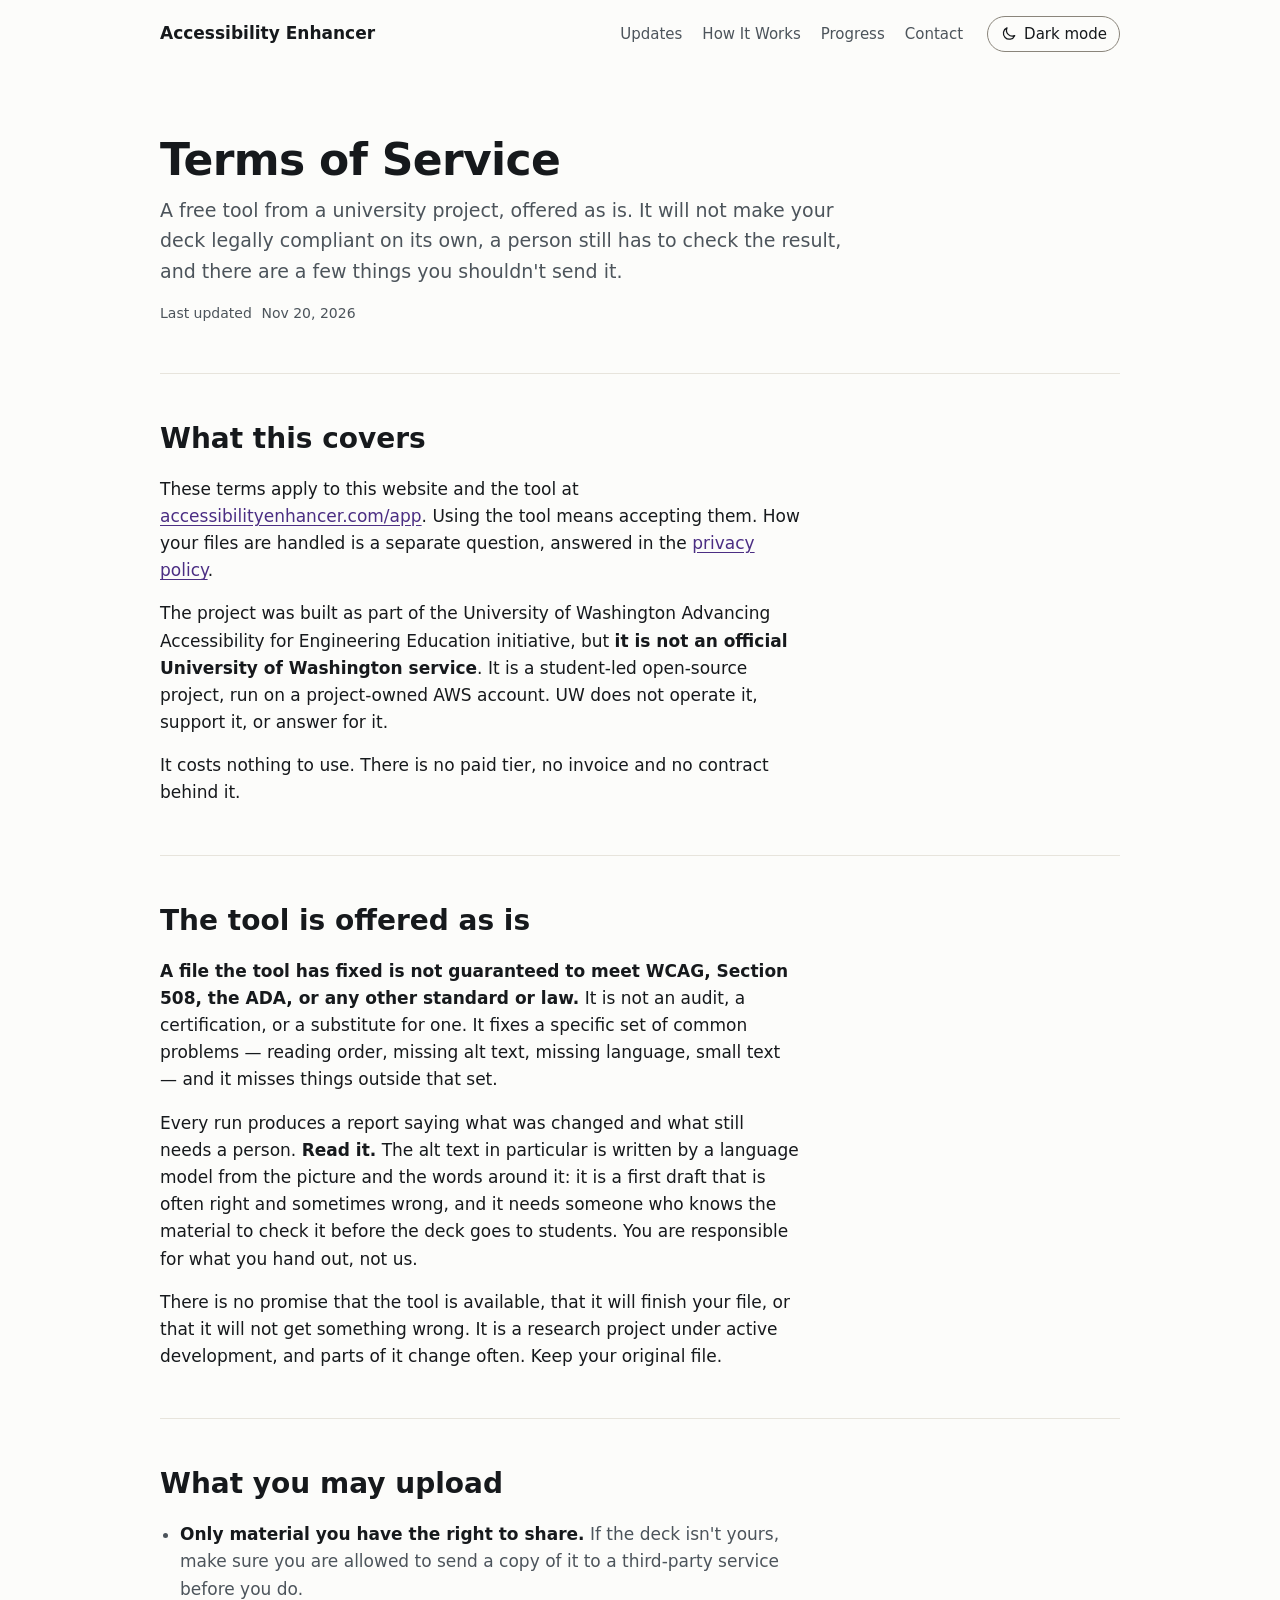
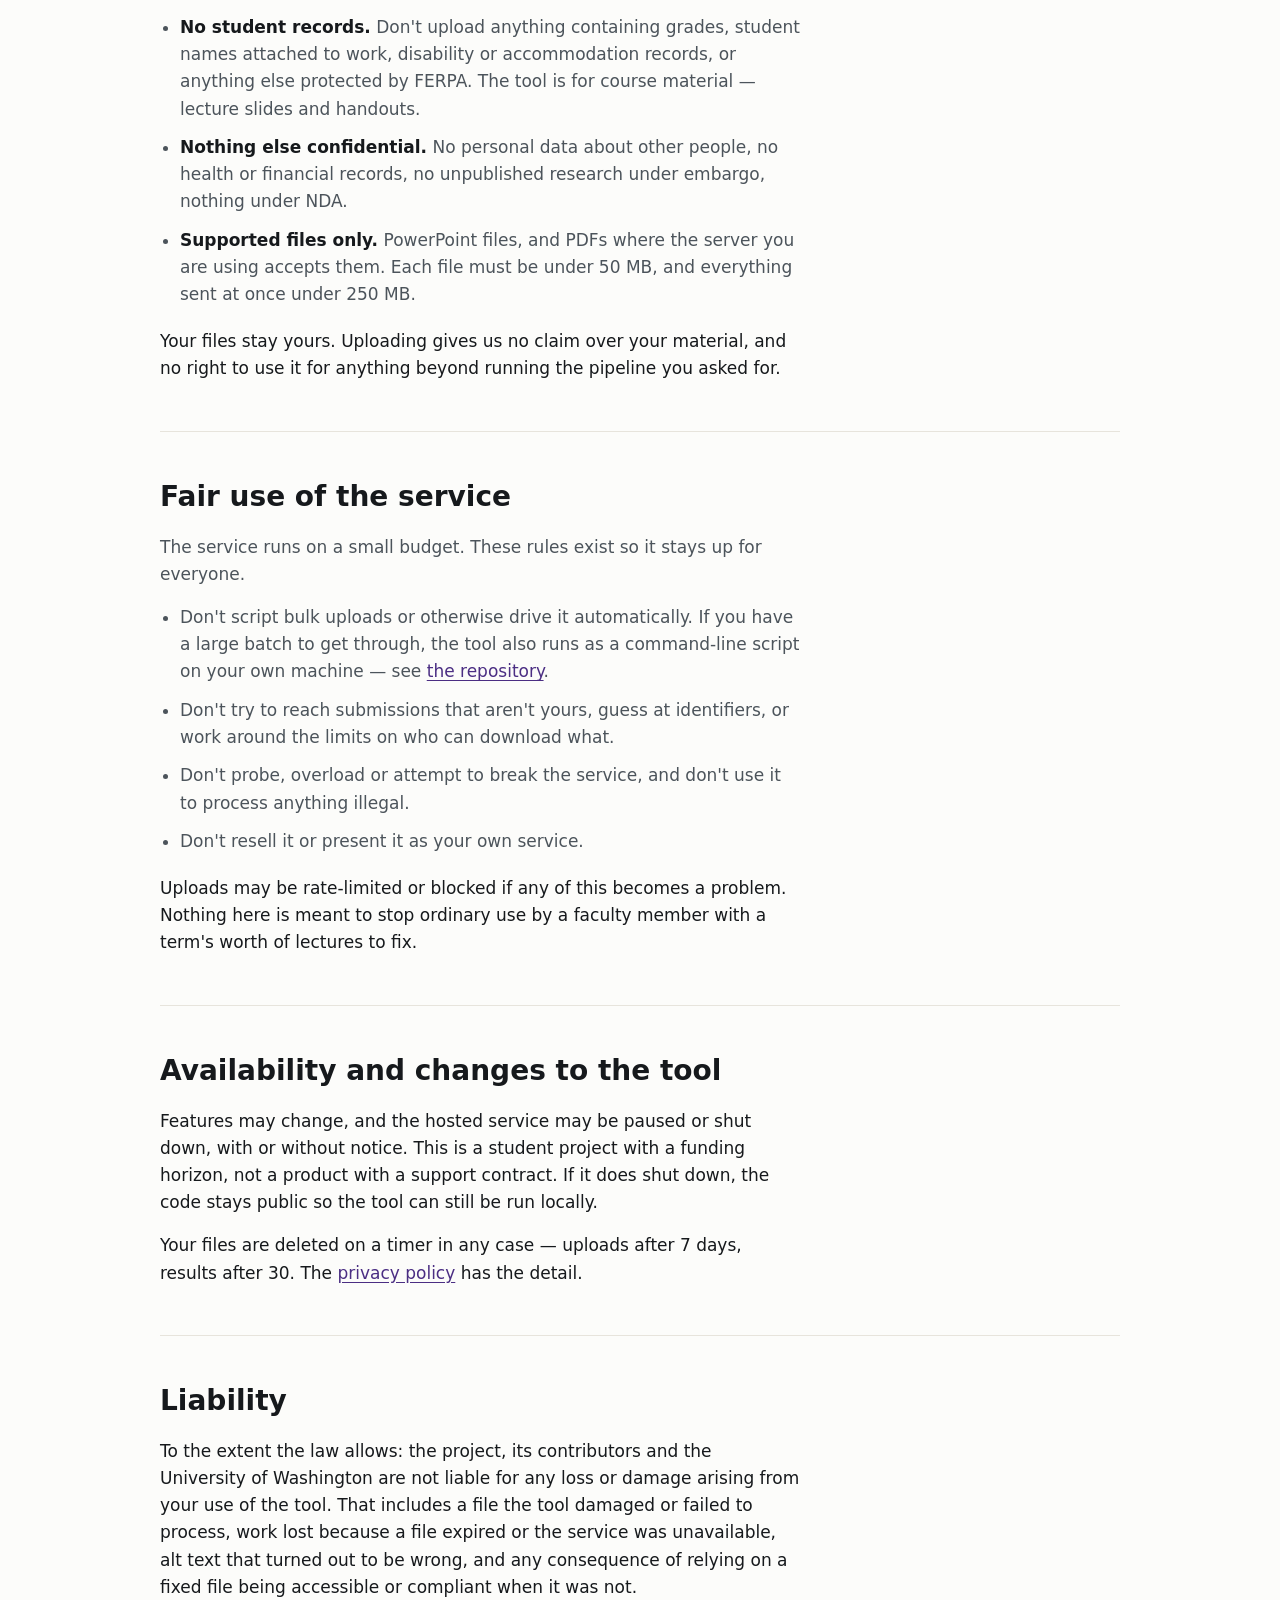
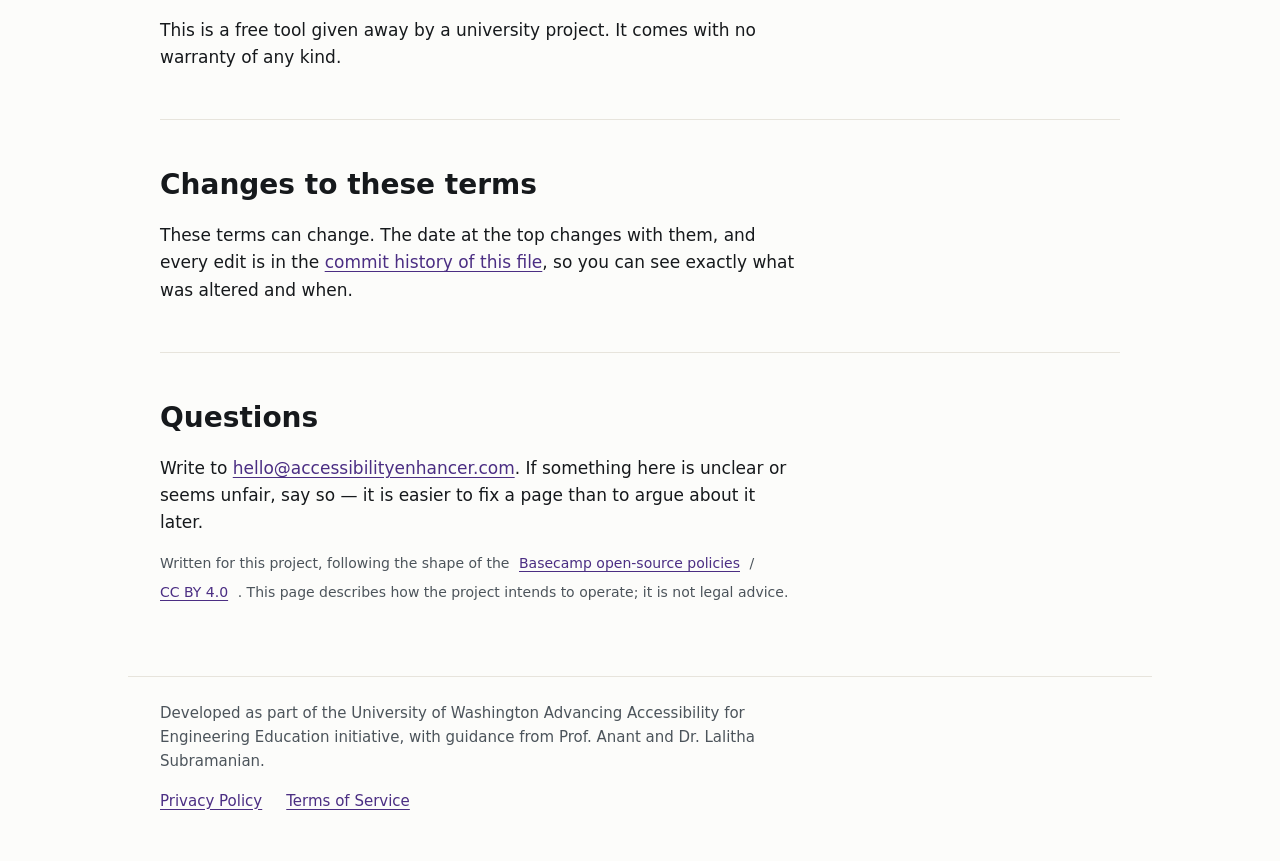
<file: terms.html>
<!doctype html>
<html lang="en">
<head>
<meta charset="utf-8">
<meta name="viewport" content="width=device-width, initial-scale=1">
<title>Terms of Service · Automated Accessibility Enhancer</title>
<meta name="description" content="The terms for using the Automated Accessibility Enhancer: what it does and does not promise, what you may upload, and fair use.">
<meta name="color-scheme" content="light dark">
<link rel="stylesheet" href="styles.css">
<script>
  document.documentElement.classList.add("js");
  try {
    var t = localStorage.getItem("theme");
    if (t === "light" || t === "dark") { document.documentElement.dataset.theme = t; }
  } catch (e) {}
</script>
</head>
<body>

<a class="skip-link" href="#main">Skip to main content</a>

<header class="topbar">
  <div class="wrap topbar-inner">
    <a class="brand" href="index.html">Accessibility Enhancer</a>
    <nav aria-label="Sections">
      <ul>
        <li><a href="index.html#updates">Updates</a></li>
        <li><a href="index.html#how">How It Works</a></li>
        <li><a href="progress.html">Progress</a></li>
        <li><a href="index.html#contact">Contact</a></li>
      </ul>
    </nav>
    <button type="button" class="theme-toggle" id="theme-toggle" aria-pressed="false" hidden>
      <svg class="icon" viewBox="0 0 24 24" aria-hidden="true" focusable="false"><path d="M20 14.5A8 8 0 0 1 9.5 4a8 8 0 1 0 10.5 10.5z"/></svg>
      Dark mode
    </button>
  </div>
</header>

<main id="main">

  <section class="intro wrap" aria-labelledby="top-h">
    <h1 id="top-h">Terms of Service</h1>
    <p class="lede">A free tool from a university project, offered as is. It will not make your deck legally
      compliant on its own, a person still has to check the result, and there are a few things you shouldn't send
      it.</p>
    <p class="feed-meta">Last updated <time datetime="2026-11-20">Nov 20, 2026</time></p>
  </section>

  <section id="scope" class="wrap" aria-labelledby="scope-h">
    <h2 id="scope-h">What this covers</h2>
    <p>These terms apply to this website and the tool at <a href="/app">accessibilityenhancer.com/app</a>. Using the
      tool means accepting them. How your files are handled is a separate question, answered in the
      <a href="privacy.html">privacy policy</a>.</p>
    <p>The project was built as part of the University of Washington Advancing Accessibility for Engineering
      Education initiative, but <strong>it is not an official University of Washington service</strong>. It is a
      student-led open-source project, run on a project-owned AWS account. UW does not operate it, support it, or
      answer for it.</p>
    <p>It costs nothing to use. There is no paid tier, no invoice and no contract behind it.</p>
  </section>

  <section id="as-is" class="wrap" aria-labelledby="as-is-h">
    <h2 id="as-is-h">The tool is offered as is</h2>
    <p><strong>A file the tool has fixed is not guaranteed to meet WCAG, Section 508, the ADA, or any other standard
      or law.</strong> It is not an audit, a certification, or a substitute for one. It fixes a specific set of
      common problems — reading order, missing alt text, missing language, small text — and it misses things outside
      that set.</p>
    <p>Every run produces a report saying what was changed and what still needs a person. <strong>Read it.</strong>
      The alt text in particular is written by a language model from the picture and the words around it: it is a
      first draft that is often right and sometimes wrong, and it needs someone who knows the material to check it
      before the deck goes to students. You are responsible for what you hand out, not us.</p>
    <p>There is no promise that the tool is available, that it will finish your file, or that it will not get
      something wrong. It is a research project under active development, and parts of it change often. Keep your
      original file.</p>
  </section>

  <section id="upload" class="wrap" aria-labelledby="upload-h">
    <h2 id="upload-h">What you may upload</h2>
    <ul class="plain">
      <li><strong>Only material you have the right to share.</strong> If the deck isn't yours, make sure you are
        allowed to send a copy of it to a third-party service before you do.</li>
      <li><strong>No student records.</strong> Don't upload anything containing grades, student names attached to
        work, disability or accommodation records, or anything else protected by FERPA. The tool is for course
        material — lecture slides and handouts.</li>
      <li><strong>Nothing else confidential.</strong> No personal data about other people, no health or financial
        records, no unpublished research under embargo, nothing under NDA.</li>
      <li><strong>Supported files only.</strong> PowerPoint files, and PDFs where the server you are using accepts
        them. Each file must be under 50 MB, and everything sent at once under 250 MB.</li>
    </ul>
    <p>Your files stay yours. Uploading gives us no claim over your material, and no right to use it for anything
      beyond running the pipeline you asked for.</p>
  </section>

  <section id="fair-use" class="wrap" aria-labelledby="fair-use-h">
    <h2 id="fair-use-h">Fair use of the service</h2>
    <p class="section-intro">The service runs on a small budget. These rules exist so it stays up for everyone.</p>
    <ul class="plain">
      <li>Don't script bulk uploads or otherwise drive it automatically. If you have a large batch to get through,
        the tool also runs as a command-line script on your own machine — see
        <a href="https://github.com/t-nair/automated-accessibility-enhancer">the repository</a>.</li>
      <li>Don't try to reach submissions that aren't yours, guess at identifiers, or work around the limits on who
        can download what.</li>
      <li>Don't probe, overload or attempt to break the service, and don't use it to process anything illegal.</li>
      <li>Don't resell it or present it as your own service.</li>
    </ul>
    <p>Uploads may be rate-limited or blocked if any of this becomes a problem. Nothing here is meant to stop
      ordinary use by a faculty member with a term's worth of lectures to fix.</p>
  </section>

  <section id="availability" class="wrap" aria-labelledby="availability-h">
    <h2 id="availability-h">Availability and changes to the tool</h2>
    <p>Features may change, and the hosted service may be paused or shut down, with or without notice. This is a
      student project with a funding horizon, not a product with a support contract. If it does shut down, the code
      stays public so the tool can still be run locally.</p>
    <p>Your files are deleted on a timer in any case — uploads after 7 days, results after 30. The
      <a href="privacy.html">privacy policy</a> has the detail.</p>
  </section>

  <section id="liability" class="wrap" aria-labelledby="liability-h">
    <h2 id="liability-h">Liability</h2>
    <p>To the extent the law allows: the project, its contributors and the University of Washington are not liable
      for any loss or damage arising from your use of the tool. That includes a file the tool damaged or failed to
      process, work lost because a file expired or the service was unavailable, alt text that turned out to be
      wrong, and any consequence of relying on a fixed file being accessible or compliant when it was not.</p>
    <p>This is a free tool given away by a university project. It comes with no warranty of any kind.</p>
  </section>

  <section id="changes" class="wrap" aria-labelledby="changes-h">
    <h2 id="changes-h">Changes to these terms</h2>
    <p>These terms can change. The date at the top changes with them, and every edit is in the
      <a href="https://github.com/t-nair/automated-accessibility-enhancer-site/commits/main/terms.html">commit history
      of this file</a>, so you can see exactly what was altered and when.</p>
  </section>

  <section id="questions" class="wrap" aria-labelledby="questions-h">
    <h2 id="questions-h">Questions</h2>
    <p>Write to <a href="mailto:hello@accessibilityenhancer.com">hello@accessibilityenhancer.com</a>. If something
      here is unclear or seems unfair, say so — it is easier to fix a page than to argue about it later.</p>
    <p class="feed-meta">Written for this project, following the shape of the
      <a href="https://github.com/basecamp/policies">Basecamp open-source policies</a> /
      <a href="https://creativecommons.org/licenses/by/4.0/">CC BY 4.0</a>. This page describes how the project
      intends to operate; it is not legal advice.</p>
  </section>

</main>

<footer class="site-footer">
  <div class="wrap">
    <p>Developed as part of the University of Washington Advancing Accessibility for Engineering Education initiative,
      with guidance from Prof. Anant and Dr. Lalitha Subramanian.</p>
    <ul class="links links-inline">
      <li><a href="privacy.html">Privacy Policy</a></li>
      <li><a href="terms.html" aria-current="page">Terms of Service</a></li>
    </ul>
  </div>
</footer>

<script src="script.js" defer></script>
</body>
</html>
</file>
<file: styles.css>
/* Automated Accessibility Enhancer project site.
   Colour pairs meet WCAG 2.2 AA: 4.5:1 or better for text,
   3:1 or better for control borders, in light and dark. */

:root {
  --bg:      #fcfcfa;
  --surface: #ffffff;
  --text:    #16191c;
  --muted:   #4c545b;
  --accent:  #4b2e83;
  --border:  #d7d4cc;
  --control: #8a857b;
  --rule:    #e7e4dc;
  --focus:   #0b57d0;
  --tag-bg:  #eceaf3;
  --tag-fg:  #3b2468;
  --ok-bg:   #e6f2ea;
  --ok-fg:   #1d5a32;
  --bad-bg:  #f8e8e6;
  --bad-fg:  #8a2a1e;

  --measure: 40rem;
  --wrap:    64rem;
  --space:   clamp(1rem, 4vw, 2rem);

  --font: system-ui, -apple-system, "Segoe UI", Roboto, "Helvetica Neue", Arial, sans-serif;
  --mono: ui-monospace, SFMono-Regular, "SF Mono", Menlo, Consolas, "Liberation Mono", monospace;
}

@media (prefers-color-scheme: dark) {
  :root:not([data-theme="light"]) {
    --bg:      #111315;
    --surface: #181b1e;
    --text:    #e9ecef;
    --muted:   #a8b1b8;
    --accent:  #c3aef0;
    --border:  #333a3f;
    --control: #6d757a;
    --rule:    #23282b;
    --focus:   #ffd166;
    --tag-bg:  #24202e;
    --tag-fg:  #d3c4f5;
    --ok-bg:   #15271c;
    --ok-fg:   #9fd8b0;
    --bad-bg:  #2e1a17;
    --bad-fg:  #f2b0a5;
  }
}

:root[data-theme="dark"] {
  --bg:      #111315;
  --surface: #181b1e;
  --text:    #e9ecef;
  --muted:   #a8b1b8;
  --accent:  #c3aef0;
  --border:  #333a3f;
  --control: #6d757a;
  --rule:    #23282b;
  --focus:   #ffd166;
  --tag-bg:  #24202e;
  --tag-fg:  #d3c4f5;
  --ok-bg:   #15271c;
  --ok-fg:   #9fd8b0;
  --bad-bg:  #2e1a17;
  --bad-fg:  #f2b0a5;
}

*, *::before, *::after { box-sizing: border-box; }

[hidden] { display: none !important; }

html { -webkit-text-size-adjust: 100%; }

body {
  margin: 0;
  background: var(--bg);
  color: var(--text);
  font-family: var(--font);
  font-size: 1.0625rem;
  line-height: 1.6;
  overflow-wrap: break-word;
}

/* ---------- Layout ---------- */

.wrap {
  width: 100%;
  max-width: var(--wrap);
  margin-inline: auto;
  padding-inline: var(--space);
}

main > section {
  padding-block: clamp(2rem, 5vw, 3rem);
}

/* Divider between sections, kept inside the padded column. */
main > section + section {
  background-image: linear-gradient(var(--rule), var(--rule));
  background-size: calc(100% - 2 * var(--space)) 1px;
  background-position: top center;
  background-repeat: no-repeat;
}

/* ---------- Skip link and focus ---------- */

.skip-link {
  position: absolute;
  left: 0.5rem;
  top: -4rem;
  z-index: 10;
  padding: 0.75rem 1rem;
  background: var(--surface);
  color: var(--text);
  border: 2px solid var(--accent);
  border-radius: 6px;
  font-weight: 600;
  text-decoration: none;
}

.skip-link:focus { top: 0.5rem; }

:where(a, button, [tabindex]):focus-visible {
  outline: 3px solid var(--focus);
  outline-offset: 3px;
  border-radius: 4px;
}

/* ---------- Type ---------- */

h1, h2, h3, h4 { line-height: 1.25; margin: 0 0 0.5rem; text-wrap: balance; }

h1 { font-size: clamp(1.9rem, 5vw, 2.75rem); letter-spacing: -0.015em; }
h2 { font-size: clamp(1.4rem, 3.4vw, 1.75rem); margin-bottom: 1.25rem; }
h3 { font-size: 1.125rem; }
h4 { font-size: 1rem; }

p { margin: 0 0 1rem; max-width: var(--measure); }
p:last-child { margin-bottom: 0; }

a { color: var(--accent); text-underline-offset: 0.18em; }
a:hover { text-decoration-thickness: 2px; }

strong { font-weight: 650; }

.code {
  font-family: var(--mono);
  font-size: 0.9em;
  background: var(--tag-bg);
  color: var(--tag-fg);
  padding: 0.1em 0.35em;
  border-radius: 4px;
}

.lede { font-size: 1.1875rem; color: var(--muted); max-width: 44rem; }

.section-intro { color: var(--muted); }

.icon {
  width: 1.5rem;
  height: 1.5rem;
  flex: none;
  fill: none;
  stroke: currentColor;
  stroke-width: 1.75;
  stroke-linecap: round;
  stroke-linejoin: round;
}

/* ---------- Top bar ---------- */

.topbar-inner {
  display: flex;
  flex-wrap: wrap;
  align-items: center;
  gap: 0.5rem 1.5rem;
  padding-block: 1rem;
}

.brand {
  font-weight: 650;
  color: var(--text);
  text-decoration: none;
  margin-right: auto;
}

.topbar ul {
  list-style: none;
  display: flex;
  flex-wrap: wrap;
  gap: 0.25rem 1.25rem;
  margin: 0;
  padding: 0;
}

.topbar nav a {
  display: inline-block;
  padding-block: 0.35rem;
  color: var(--muted);
  font-size: 0.9375rem;
  text-decoration: none;
}

.topbar nav a:hover { color: var(--text); text-decoration: underline; }

.theme-toggle {
  display: inline-flex;
  align-items: center;
  gap: 0.4rem;
  min-height: 2.25rem;
  padding: 0.3rem 0.75rem;
  font: inherit;
  font-size: 0.9375rem;
  color: var(--text);
  background: transparent;
  border: 1px solid var(--control);
  border-radius: 999px;
  cursor: pointer;
}

.theme-toggle .icon { width: 1.1rem; height: 1.1rem; }

.theme-toggle[aria-pressed="true"] .icon { fill: currentColor; }

/* ---------- Intro ---------- */

.intro { padding-top: clamp(2rem, 6vw, 4rem); }

/* ---------- Buttons ---------- */

.actions { margin-top: 1.5rem; display: flex; flex-wrap: wrap; gap: 0.75rem; }

.button,
.button-secondary {
  display: inline-flex;
  align-items: center;
  min-height: 2.75rem;
  padding: 0.55rem 1.1rem;
  border-radius: 8px;
  font: inherit;
  font-weight: 650;
  text-decoration: none;
  cursor: pointer;
}

.button { background: var(--accent); color: var(--bg); border: 1px solid var(--accent); }
.button:hover { text-decoration: underline; text-underline-offset: 0.2em; }

.button-secondary { background: transparent; color: var(--text); border: 1px solid var(--control); }
.button-secondary:hover { background: var(--tag-bg); }

/* ---------- Updates ---------- */

.feed {
  list-style: none;
  margin: 0;
  padding: 0;
  display: grid;
  gap: 1rem;
  grid-template-columns: 1fr;
}

@media (min-width: 52rem) {
  .feed { grid-template-columns: repeat(3, minmax(0, 1fr)); }
}

.feed-item {
  display: flex;
  flex-direction: column;
  padding: 1.1rem 1.2rem 1.25rem;
  background: var(--surface);
  border: 1px solid var(--border);
  border-radius: 10px;
}

.feed-item.is-upcoming { border-top: 4px solid var(--accent); }

.feed-item:focus { outline: 3px solid var(--focus); outline-offset: 3px; }

.feed-meta {
  display: flex;
  flex-wrap: wrap;
  align-items: center;
  gap: 0.4rem 0.6rem;
  margin: 0 0 0.6rem;
  font-size: 0.875rem;
  color: var(--muted);
}

.tag {
  display: inline-block;
  padding: 0.05rem 0.55rem;
  border-radius: 999px;
  background: var(--tag-bg);
  color: var(--tag-fg);
  font-size: 0.8125rem;
  font-weight: 650;
}

.tag-upcoming { background: var(--accent); color: var(--bg); }

.feed-item h3 { margin-bottom: 0.4rem; }
.feed-item p:last-child { color: var(--muted); font-size: 0.975rem; }

.feed-more { margin-top: 1.25rem; }

/* ---------- Pipeline diagram ---------- */

.pipeline {
  display: grid;
  grid-template-columns: 1fr;
  justify-items: stretch;
  gap: 0.5rem;
  margin-top: 1.75rem;
}

.pipe-col {
  background: var(--surface);
  border: 1px solid var(--border);
  border-radius: 12px;
  padding: 1rem 1.1rem 1.1rem;
}

.pipe-main { border: 2px solid var(--accent); }

.pipe-label {
  font-size: 0.8125rem;
  font-weight: 650;
  letter-spacing: 0.06em;
  text-transform: uppercase;
  color: var(--muted);
  margin-bottom: 0.75rem;
}

.nodes,
.steps {
  list-style: none;
  margin: 0;
  padding: 0;
  display: grid;
  gap: 0.6rem;
}

.nodes li,
.steps li {
  display: flex;
  align-items: flex-start;
  gap: 0.65rem;
  line-height: 1.35;
}

.nodes .icon,
.steps .icon { color: var(--accent); margin-top: 0.05rem; }

.nodes small,
.steps small {
  display: block;
  color: var(--muted);
  font-size: 0.875rem;
  margin-top: 0.15rem;
}

.steps { counter-reset: step; gap: 0; }

.steps li {
  position: relative;
  padding-bottom: 1rem;
}

.steps li:last-child { padding-bottom: 0; }

/* Connector line between pipeline steps */
.steps li:not(:last-child)::after {
  content: "";
  position: absolute;
  left: calc(0.75rem - 1px);
  top: 1.9rem;
  bottom: 0.2rem;
  width: 2px;
  background: var(--border);
}

.pipe-arrow,
.compare-arrow {
  width: 2rem;
  height: 1.5rem;
  justify-self: center;
  fill: none;
  stroke: var(--muted);
  stroke-width: 2;
  stroke-linecap: round;
  stroke-linejoin: round;
  transform: rotate(90deg);
}

@media (min-width: 52rem) {
  .pipeline {
    grid-template-columns: minmax(0, 1fr) auto minmax(0, 1.35fr) auto minmax(0, 1fr);
    align-items: center;
    gap: 0.75rem;
  }

  .pipe-arrow { transform: none; }
}

/* ---------- Before and after example ---------- */

.example {
  margin: 2.5rem 0 0;
  padding: 1.25rem;
  border: 1px solid var(--border);
  border-radius: 12px;
}

.example figcaption p { color: var(--muted); }

.compare {
  display: grid;
  grid-template-columns: 1fr;
  gap: 0.75rem;
  margin-top: 1.25rem;
}

@media (min-width: 52rem) {
  .compare {
    grid-template-columns: minmax(0, 1fr) auto minmax(0, 1fr);
    align-items: stretch;
  }

  .compare-arrow { transform: none; align-self: center; }
}

.compare-side { display: flex; flex-direction: column; }
.compare-side .slide { flex: 1; }

.compare-side h4 {
  font-size: 0.8125rem;
  font-weight: 650;
  letter-spacing: 0.06em;
  text-transform: uppercase;
  color: var(--muted);
}

/* The slide is a list in screen reader order. Grid areas put each shape
   where it sits visually, so the two can differ, which is the point. */
.slide {
  list-style: none;
  counter-reset: order;
  margin: 0;
  padding: 0.9rem;
  display: grid;
  grid-template-columns: 1fr 1fr;
  grid-template-rows: auto 1fr;
  align-content: start;
  grid-template-areas:
    "title title"
    "body  pic";
  gap: 0.6rem;
  background: var(--surface);
  border: 1px solid var(--control);
  border-radius: 6px;
  min-height: 14rem;
}

.shape {
  counter-increment: order;
  position: relative;
  padding: 0.6rem 0.6rem 0.6rem 2.4rem;
  border: 1px dashed var(--control);
  border-radius: 4px;
  font-size: 0.875rem;
  line-height: 1.35;
}

.shape::before {
  content: counter(order);
  position: absolute;
  left: 0.5rem;
  top: 0.5rem;
  width: 1.5rem;
  height: 1.5rem;
  display: grid;
  place-items: center;
  border-radius: 50%;
  background: var(--accent);
  color: var(--bg);
  font-size: 0.8125rem;
  font-weight: 700;
}

.shape-title { grid-area: title; font-weight: 650; font-size: 1rem; }
.shape-body  { grid-area: body; font-family: var(--mono); }
.shape-pic   { grid-area: pic; display: flex; flex-direction: column; gap: 0.4rem; }

.incline {
  width: 100%;
  max-width: 9rem;
  height: auto;
  fill: none;
  stroke: var(--text);
  stroke-width: 2;
  stroke-linejoin: round;
  stroke-linecap: round;
}

.incline .force { stroke: var(--accent); }

.alt {
  display: block;
  margin-top: 0.3rem;
  padding: 0.15rem 0.4rem;
  border-radius: 4px;
  font-size: 0.8125rem;
  font-weight: 600;
}

.alt-missing { background: var(--bad-bg); color: var(--bad-fg); }
.alt-added   { background: var(--ok-bg); color: var(--ok-fg); font-weight: 500; }

@media (max-width: 30rem) {
  .slide {
    grid-template-columns: 1fr;
    grid-template-rows: auto;
    grid-template-areas: "title" "body" "pic";
  }
}

/* ---------- Lists ---------- */

.plain { margin: 0; padding-left: 1.25rem; max-width: var(--measure); }
.plain li { margin-bottom: 0.7rem; color: var(--muted); }
.plain li strong { color: var(--text); }
.plain + p { margin-top: 1.25rem; }

.links { list-style: none; margin: 0; padding: 0; display: grid; gap: 1rem; }
.links .meta { display: block; font-size: 0.9375rem; color: var(--muted); }

.links-inline { display: flex; flex-wrap: wrap; gap: 0.5rem 1.5rem; margin-top: 0.75rem; }

/* ---------- Progress page tables ---------- */

/* Tables may scroll sideways on narrow screens (WCAG 1.4.10 allows it for data tables) */
.table-wrap { overflow-x: auto; margin-bottom: 1rem; }

.progress-table { border-collapse: collapse; width: 100%; font-size: 0.975rem; }
.progress-table th, .progress-table td { text-align: left; padding: 0.6rem 0.75rem 0.6rem 0; border-bottom: 1px solid var(--rule); vertical-align: top; }
.progress-table thead th { font-size: 0.875rem; color: var(--muted); border-bottom-color: var(--border); }
.progress-table tbody th { font-weight: 500; }
.progress-table td:last-child { white-space: nowrap; }

/* decorative: the "N of M" text next to it carries the meaning */
.bar {
  display: inline-block;
  width: 5rem;
  height: 0.5rem;
  margin-right: 0.6rem;
  border: 1px solid var(--control);
  border-radius: 999px;
  background: linear-gradient(var(--accent), var(--accent)) no-repeat left / var(--done) 100%;
}

.tag-done { background: var(--ok-bg); color: var(--ok-fg); margin-left: 0.4rem; }

@media (max-width: 30rem) {
  .bar { display: none; }
}

/* ---------- Footer ---------- */

.site-footer { padding-block: 1.5rem 3rem; color: var(--muted); font-size: 0.9375rem; }

.site-footer .wrap { border-top: 1px solid var(--rule); padding-top: 1.5rem; }

/* ---------- Motion, forced colours, print ---------- */

@media (prefers-reduced-motion: no-preference) {
  html { scroll-behavior: smooth; }
}

@media (forced-colors: active) {
  .feed-item, .pipe-col, .slide, .shape, .tag, .alt, .bar { border: 1px solid CanvasText; }
  .bar { background: linear-gradient(CanvasText, CanvasText) no-repeat left / var(--done) 100%; }
  .shape::before { border: 1px solid CanvasText; }
}

@media print {
  body { background: #fff; color: #000; }
  .topbar, .skip-link, .feed-more { display: none; }
  .feed-item[hidden] { display: flex !important; }
  .feed-item, .pipeline, .example { break-inside: avoid; }
}
</file>
